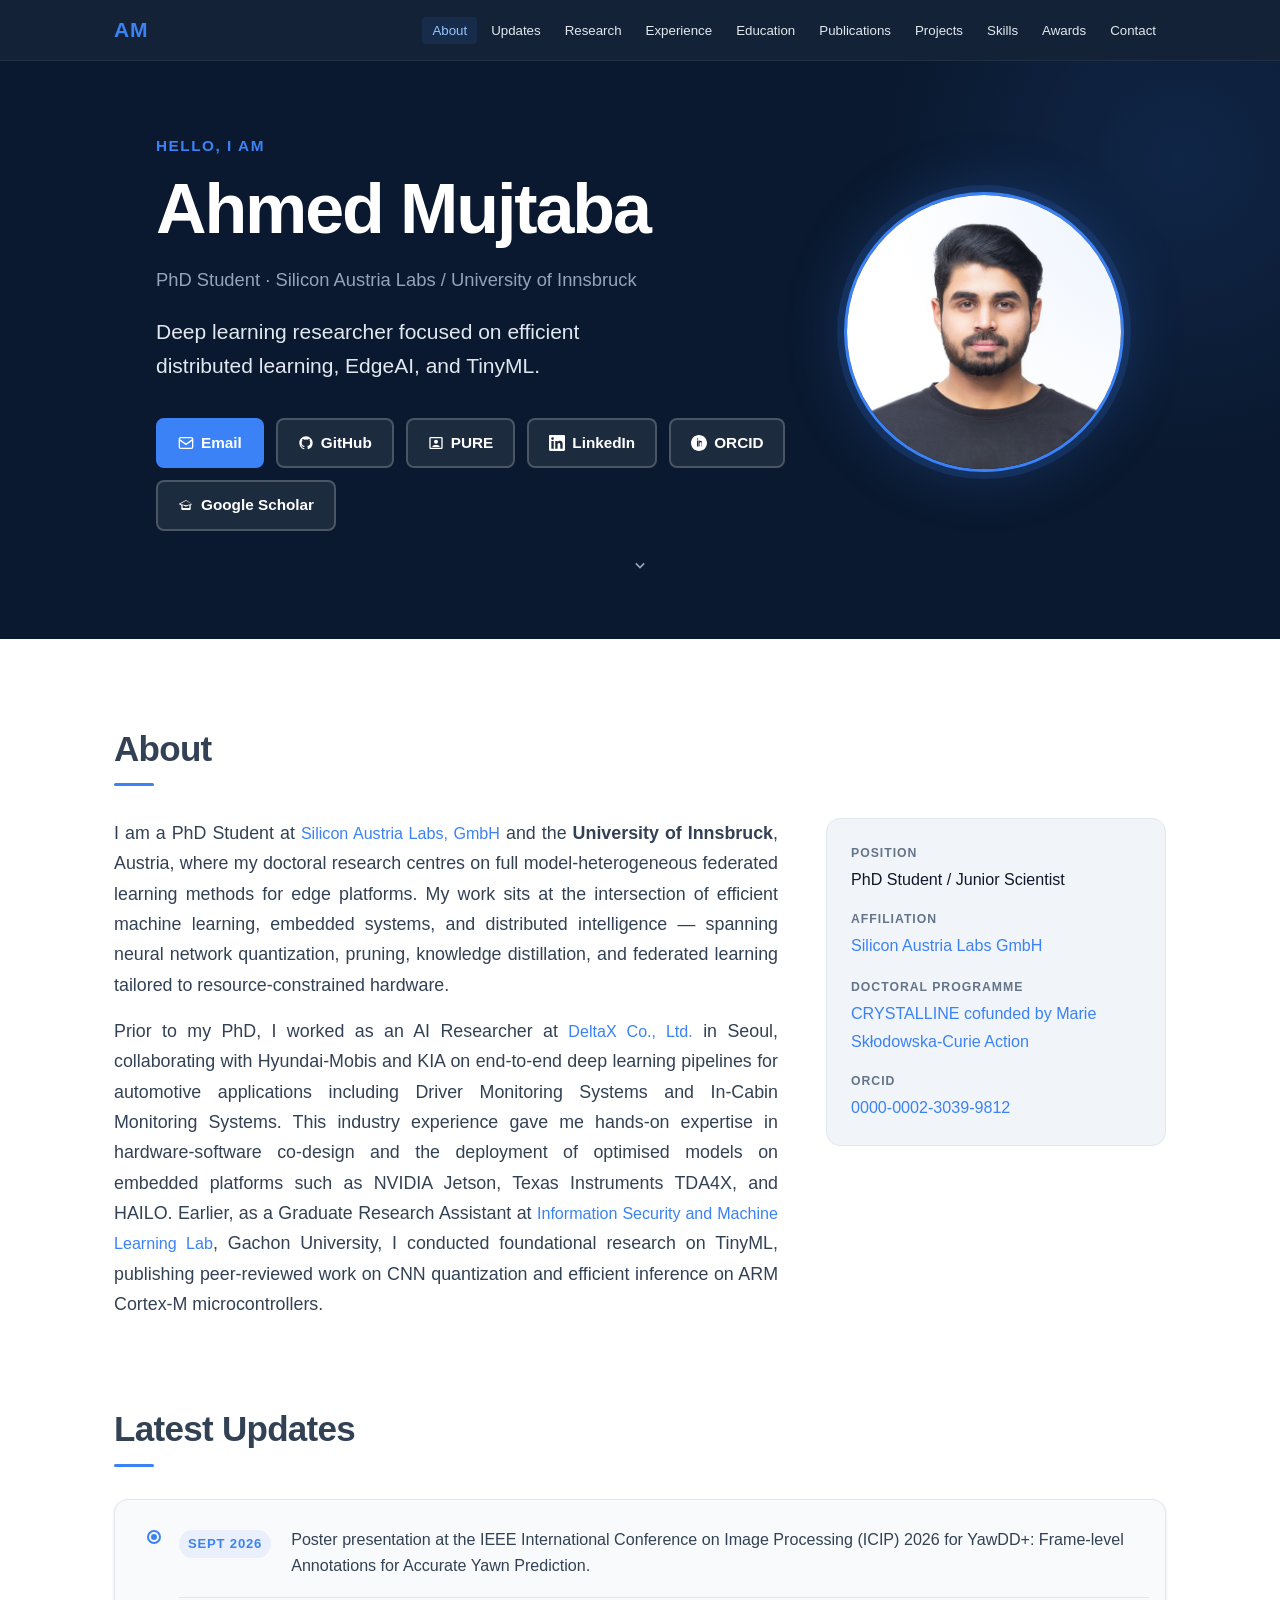
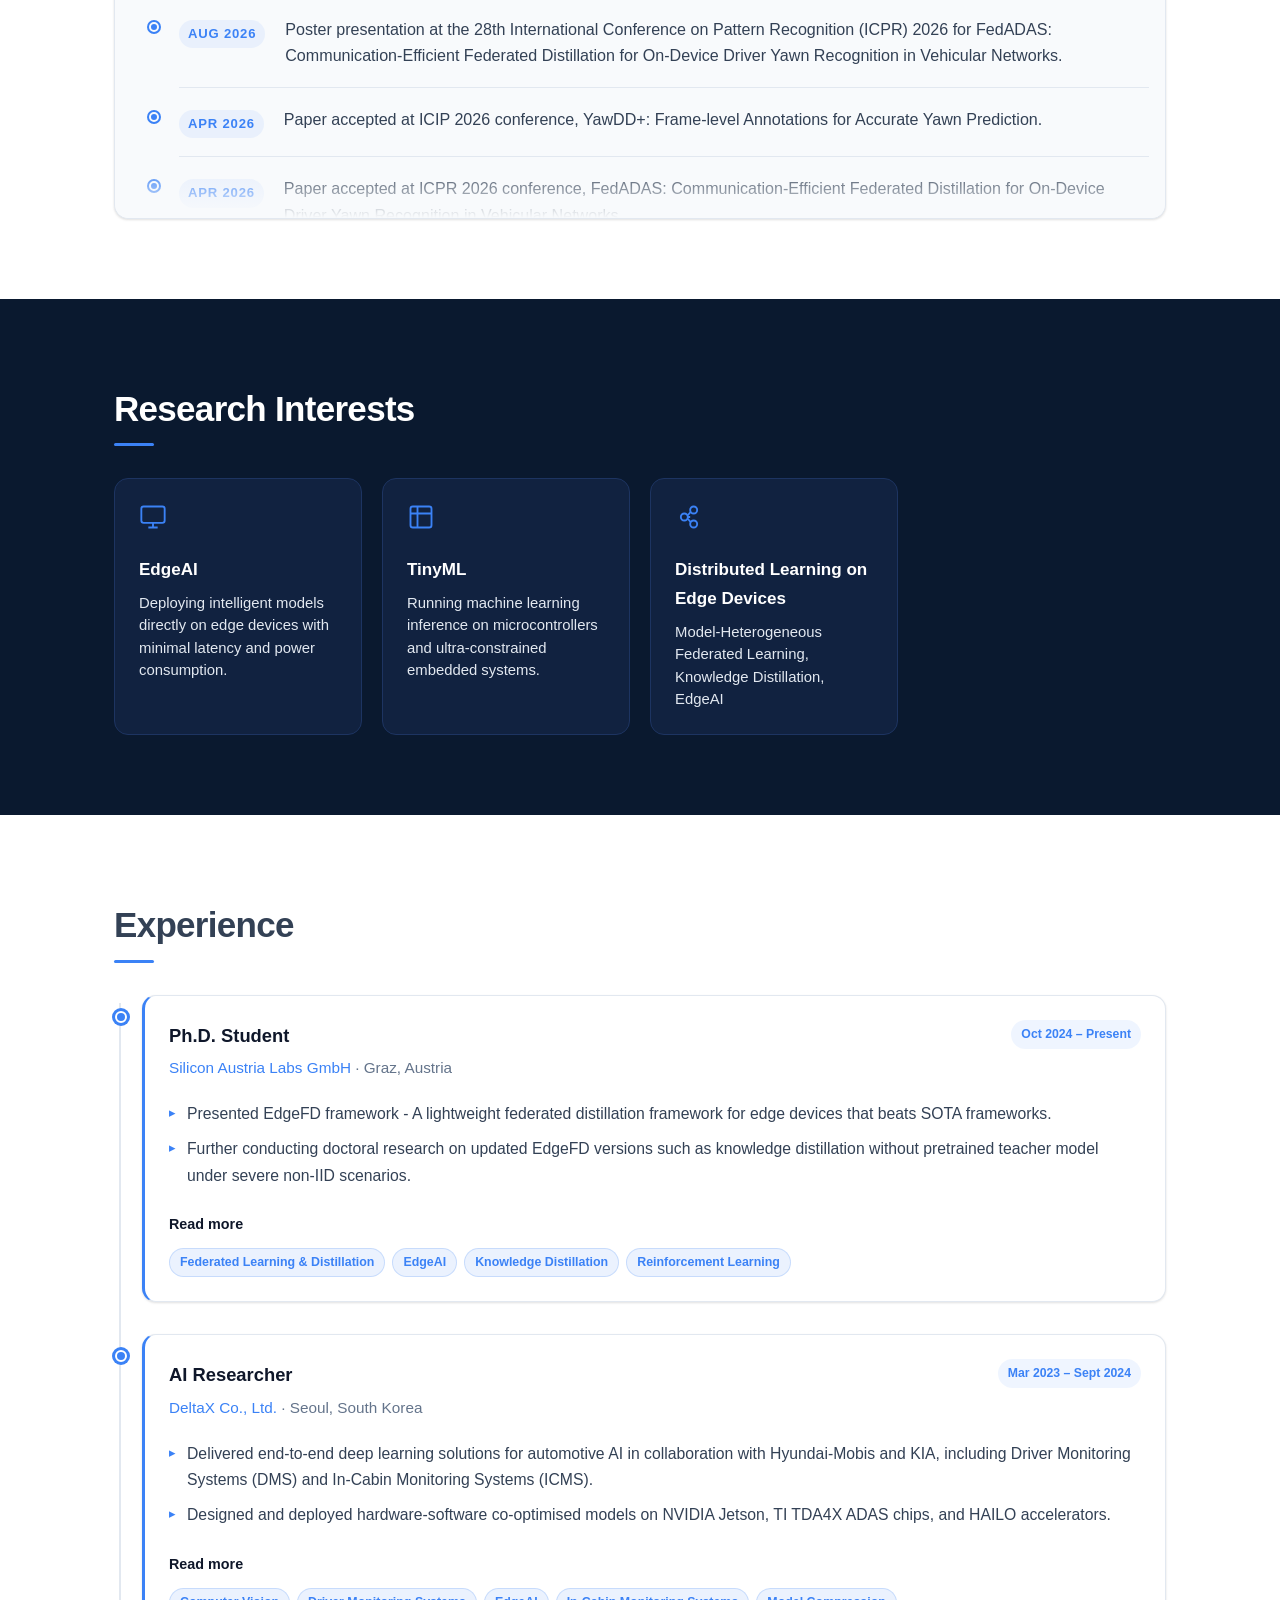
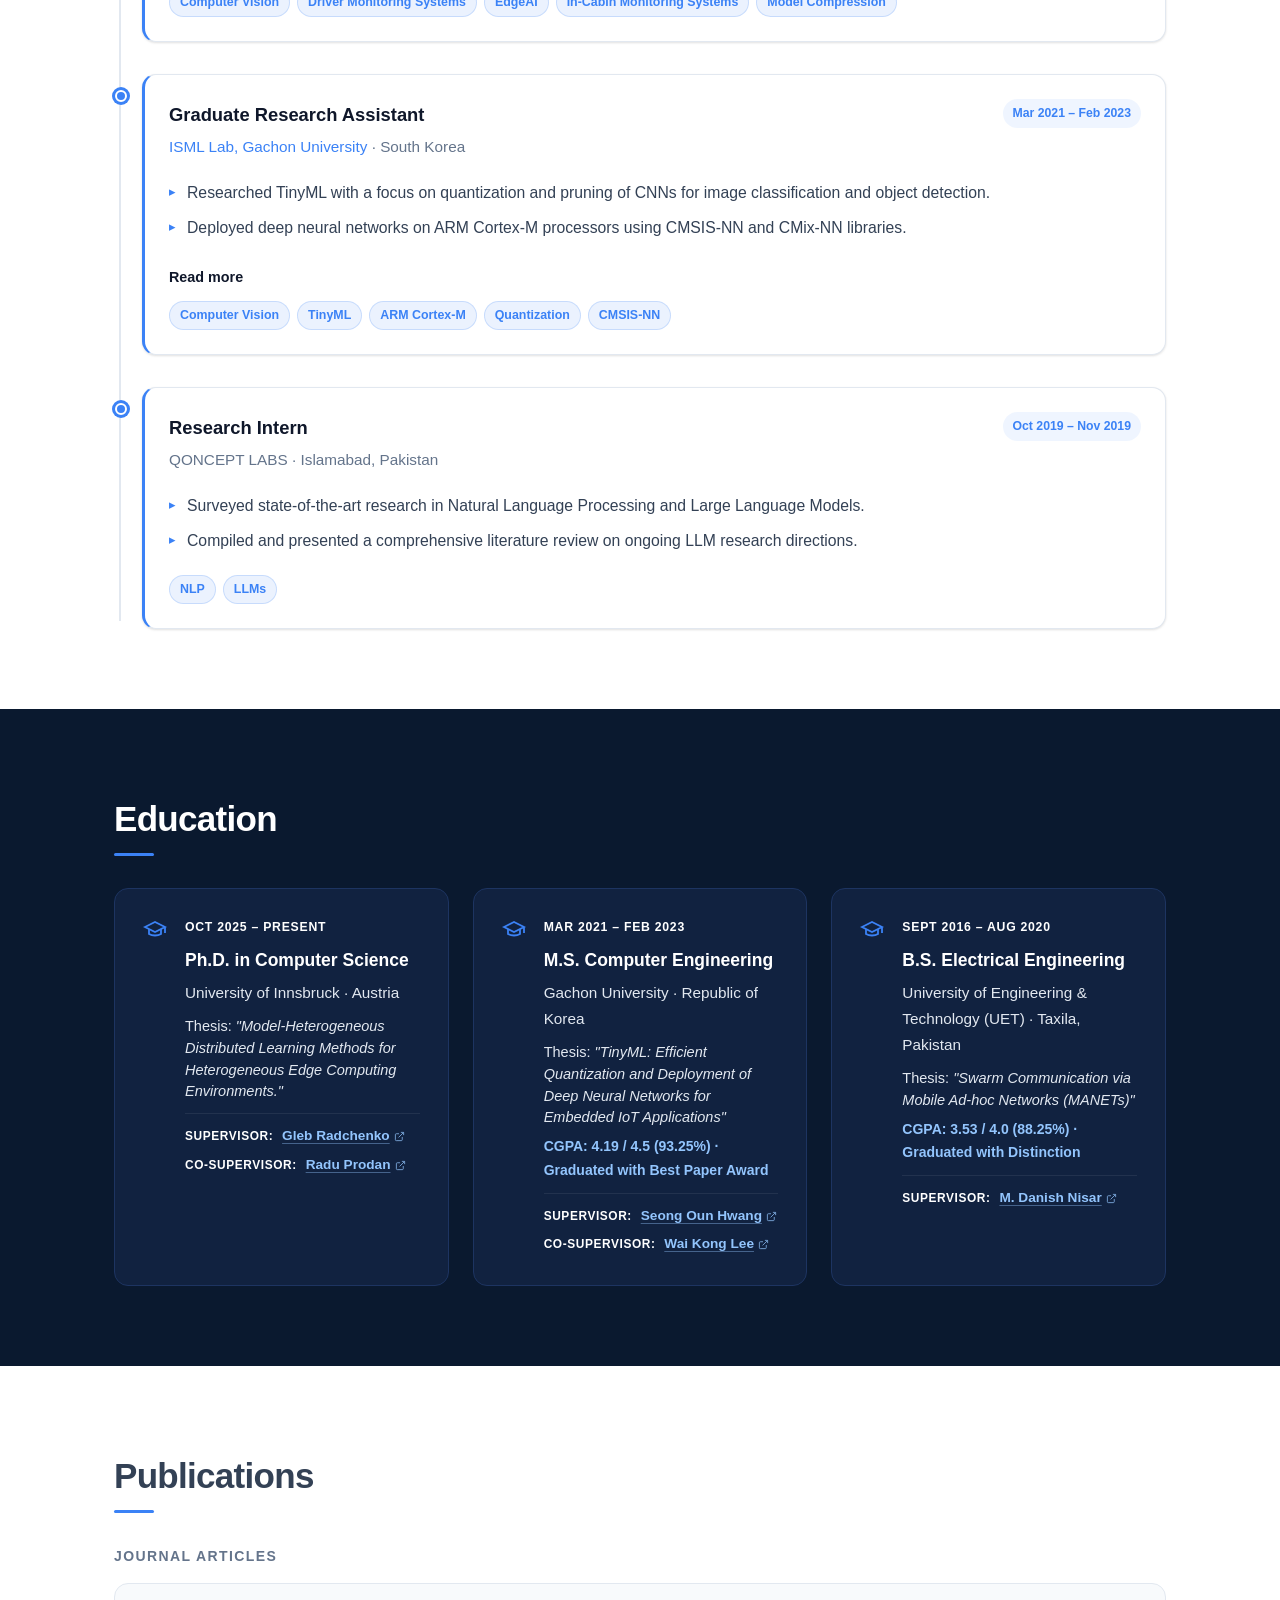
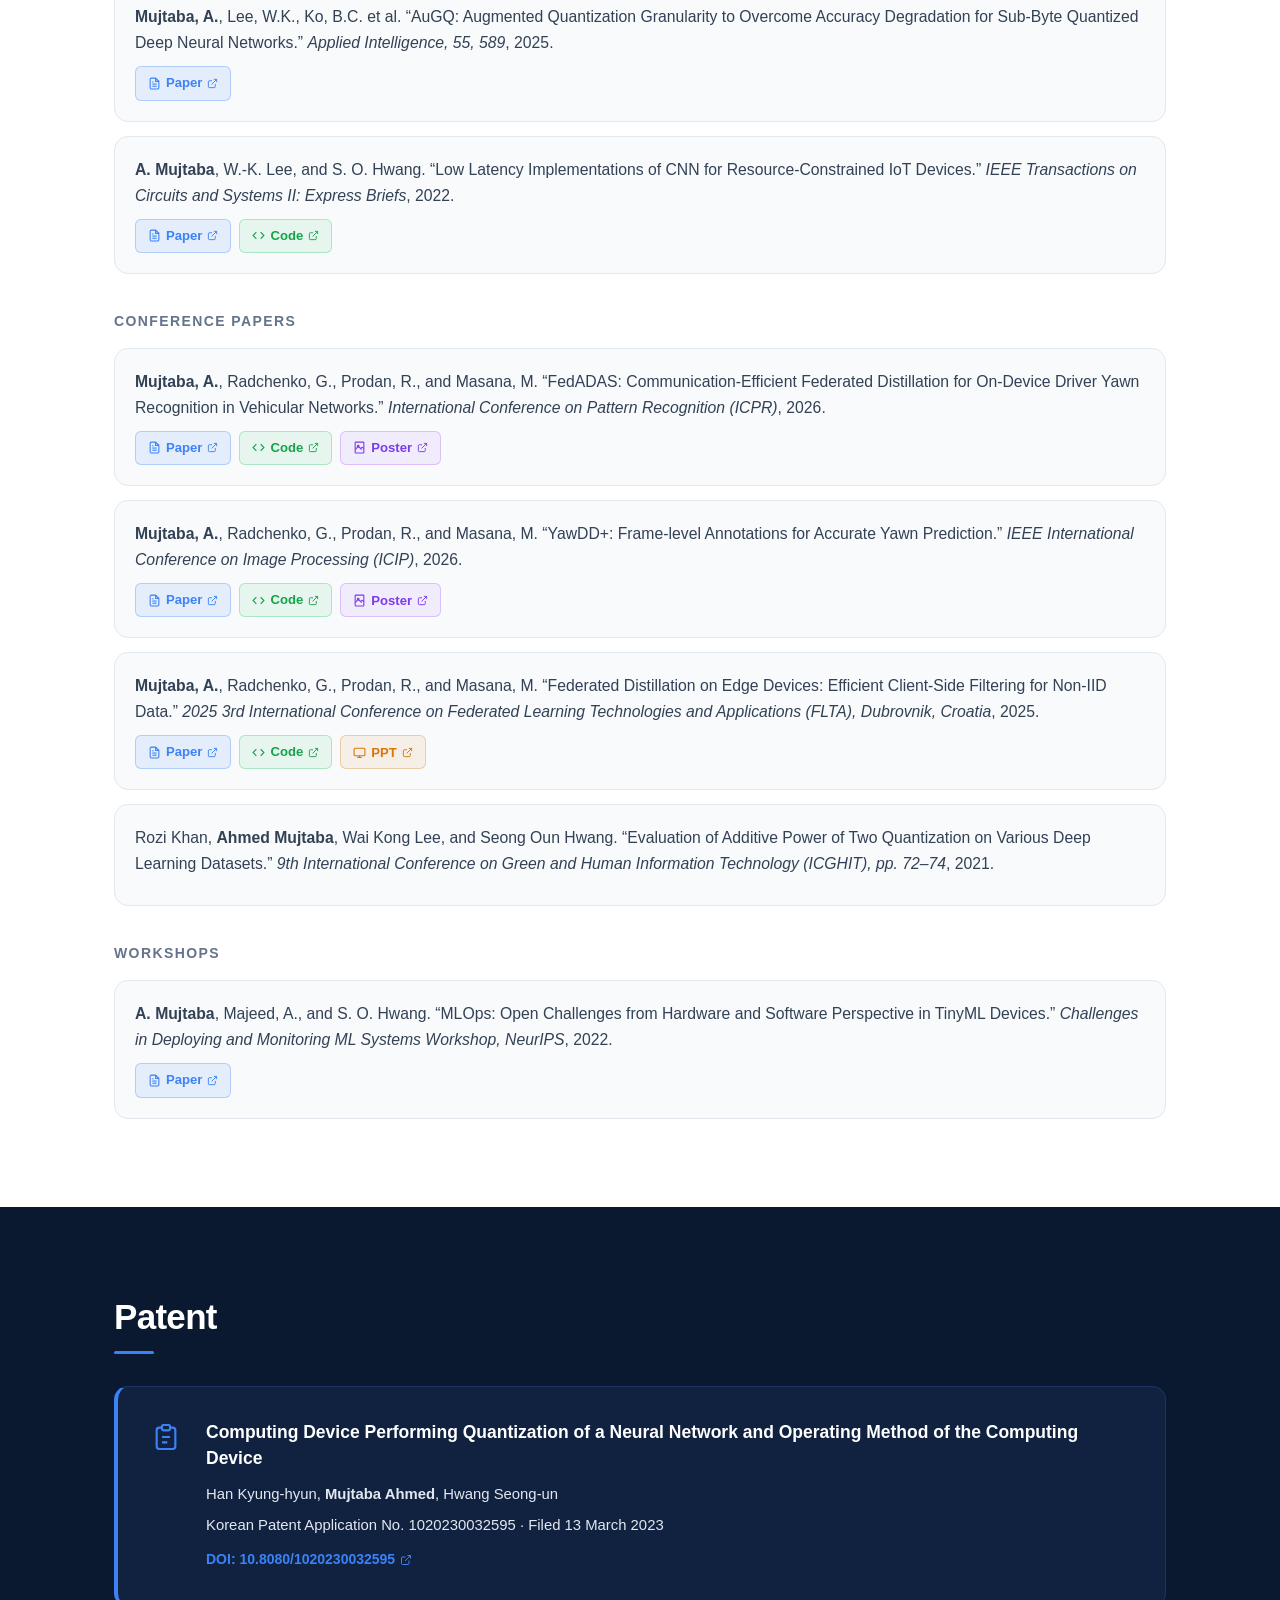
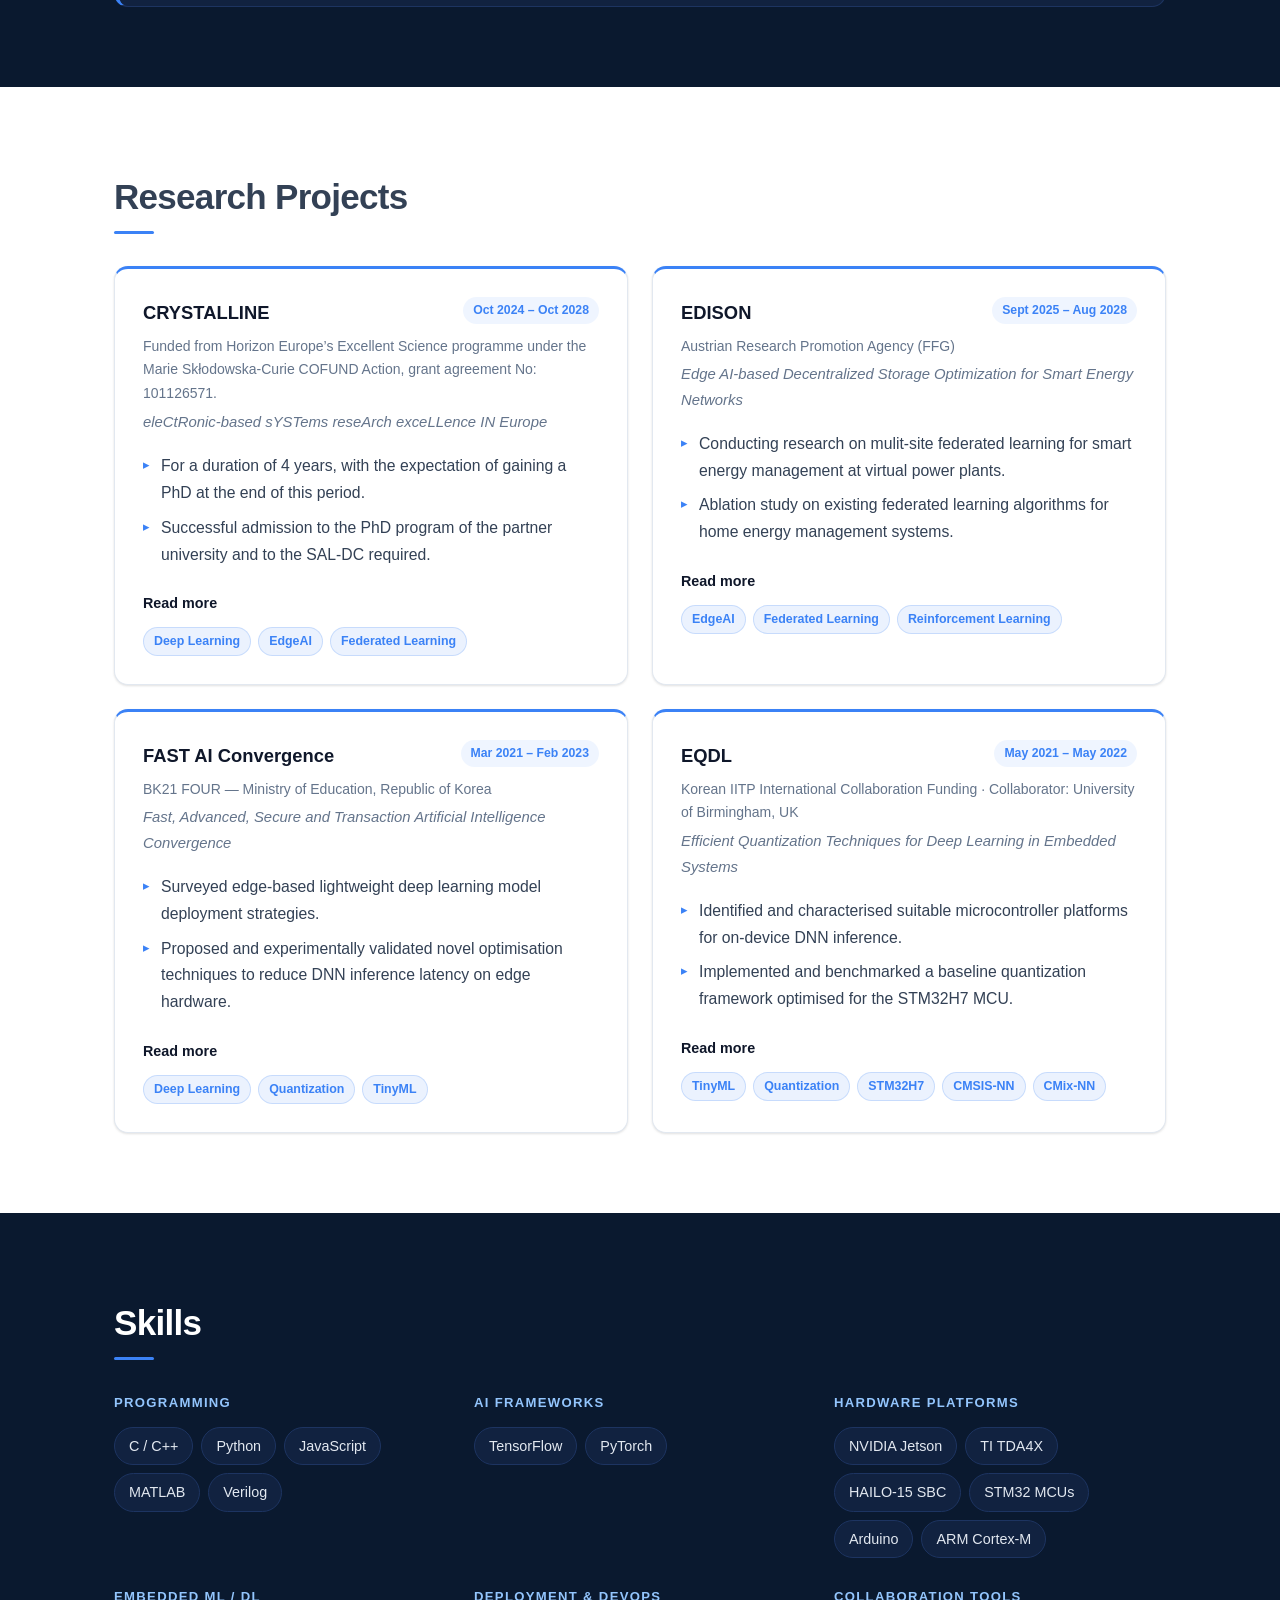
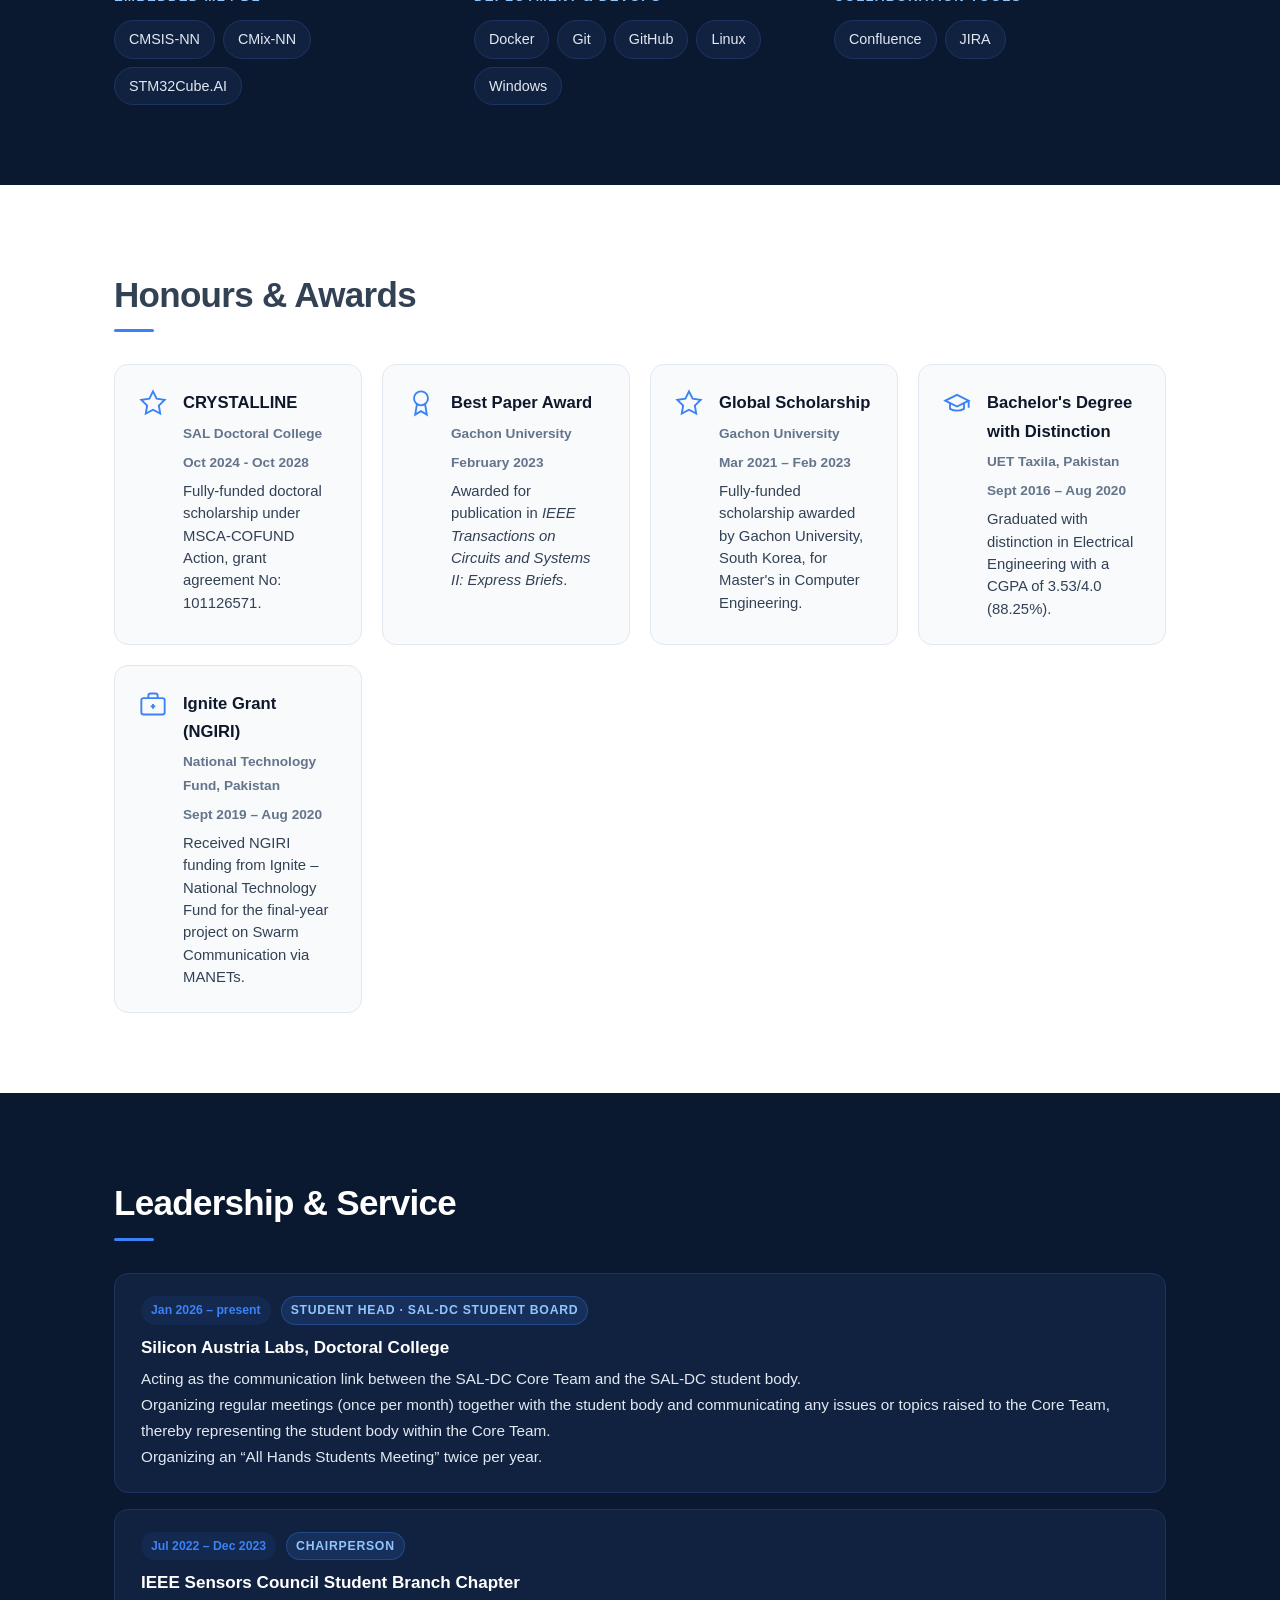
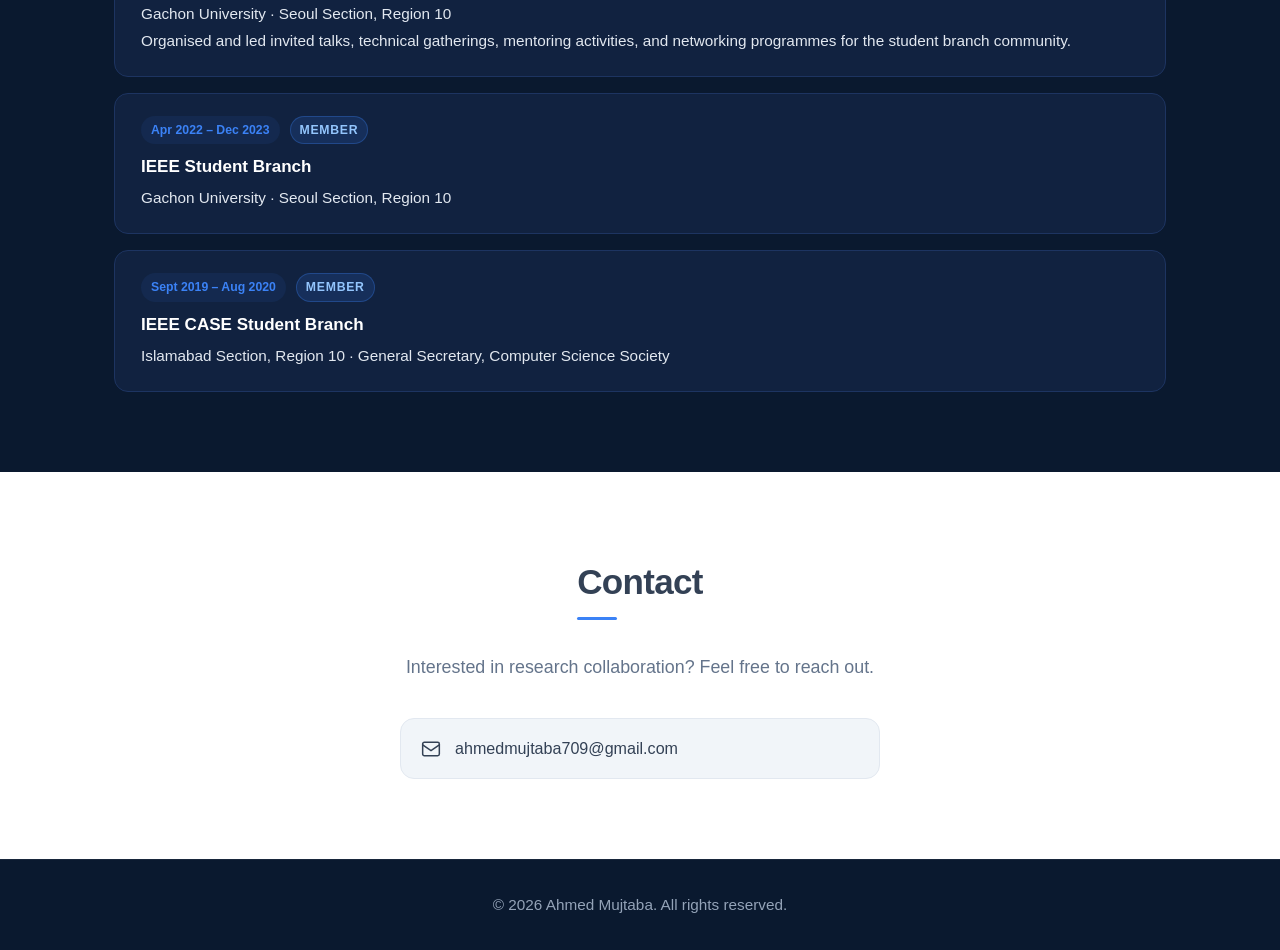
<file: index.html>
<!DOCTYPE html>
<html lang="en">
<head>
  <meta charset="UTF-8" />
  <meta name="viewport" content="width=device-width, initial-scale=1.0" />

  <!-- Primary SEO -->
  <title>Ahmed Mujtaba — AI Researcher | EdgeAI, TinyML &amp; Federated Learning</title>
  <meta name="description" content="Ahmed Mujtaba is an AI researcher and PhD student at Silicon Austria Labs and the University of Innsbruck, Austria, working on federated learning, EdgeAI, TinyML and model compression." />
  <meta name="author" content="Ahmed Mujtaba" />
  <meta name="keywords" content="Ahmed Mujtaba, Ahmed Mujtaba researcher, Ahmed Mujtaba PhD, EdgeAI, TinyML, federated learning, knowledge distillation, neural network quantization, embedded AI, Silicon Austria Labs, University of Innsbruck" />
  <meta name="robots" content="index, follow, max-image-preview:large, max-snippet:-1, max-video-preview:-1" />
  <meta name="googlebot" content="index, follow, max-image-preview:large, max-snippet:-1" />
  <meta name="google-site-verification" content="SlkqucBfOhakGowJSju3IJIhr0hoMb5O0SwaXNVOKJI" />
  <meta name="theme-color" content="#0a192f" />

  <!-- Canonical -->
  <link rel="canonical" href="https://ahmed-mujtaba-98.github.io/" />

  <!-- Icons (favicon appears beside the result in Google search) -->
  <link rel="icon" href="/favicon.svg" type="image/svg+xml" />
  <link rel="apple-touch-icon" href="/assets/profile-560.jpg" />

  <!-- Prioritise the hero portrait (largest contentful paint) -->
  <link rel="preload" as="image" href="/assets/profile-560.jpg" fetchpriority="high" />

  <!-- Social verification (rel=me helps Google confirm identity across profiles) -->
  <link rel="me" href="https://github.com/Ahmed-Mujtaba-98/" />
  <link rel="me" href="https://www.linkedin.com/in/ahmed-mujtaba-3796551b4/" />
  <link rel="me" href="https://orcid.org/0000-0002-3039-9812" />
  <link rel="me" href="https://scholar.google.com/citations?user=ZkaaV5EAAAAJ&amp;hl=en" />
  <link rel="me" href="https://silicon-austria-labs.elsevierpure.com/en/persons/ahmed-mujtaba/" />

  <!-- Open Graph (Facebook, WhatsApp, Slack, LinkedIn previews) -->
  <meta property="og:type" content="profile" />
  <meta property="og:title" content="Ahmed Mujtaba — AI Researcher in EdgeAI, TinyML &amp; Federated Learning" />
  <meta property="og:description" content="Ahmed Mujtaba is an AI researcher and PhD student at Silicon Austria Labs and the University of Innsbruck, Austria, working on federated learning, EdgeAI, TinyML and model compression." />
  <meta property="og:url" content="https://ahmed-mujtaba-98.github.io/" />
  <meta property="og:image" content="https://ahmed-mujtaba-98.github.io/assets/profile-og.jpg" />
  <meta property="og:image:secure_url" content="https://ahmed-mujtaba-98.github.io/assets/profile-og.jpg" />
  <meta property="og:image:type" content="image/jpeg" />
  <meta property="og:image:width" content="1200" />
  <meta property="og:image:height" content="1200" />
  <meta property="og:image:alt" content="Portrait of Ahmed Mujtaba, AI researcher at Silicon Austria Labs" />
  <meta property="og:locale" content="en_US" />
  <meta property="og:site_name" content="Ahmed Mujtaba" />
  <meta property="profile:first_name" content="Ahmed" />
  <meta property="profile:last_name" content="Mujtaba" />

  <!-- Twitter / X Card -->
  <meta name="twitter:card" content="summary" />
  <meta name="twitter:title" content="Ahmed Mujtaba — AI Researcher in EdgeAI &amp; TinyML" />
  <meta name="twitter:description" content="PhD student at Silicon Austria Labs and the University of Innsbruck. Research: federated learning, EdgeAI, TinyML, model compression." />
  <meta name="twitter:image" content="https://ahmed-mujtaba-98.github.io/assets/profile-og.jpg" />
  <meta name="twitter:image:alt" content="Portrait of Ahmed Mujtaba, AI researcher at Silicon Austria Labs" />

  <!-- JSON-LD — single connected entity graph (ProfilePage → Person).
       ProfilePage is Google's recommended type for a personal profile page and
       is what ties every node below to one real-world entity. -->
  <script type="application/ld+json">
  {
    "@context": "https://schema.org",
    "@graph": [
      {
        "@type": "ProfilePage",
        "@id": "https://ahmed-mujtaba-98.github.io/#profilepage",
        "url": "https://ahmed-mujtaba-98.github.io/",
        "name": "Ahmed Mujtaba — AI Researcher in EdgeAI, TinyML & Federated Learning",
        "isPartOf": { "@id": "https://ahmed-mujtaba-98.github.io/#website" },
        "primaryImageOfPage": { "@id": "https://ahmed-mujtaba-98.github.io/#primaryimage" },
        "mainEntity": { "@id": "https://ahmed-mujtaba-98.github.io/#person" },
        "about": { "@id": "https://ahmed-mujtaba-98.github.io/#person" },
        "inLanguage": "en"
      },
      {
        "@type": "WebSite",
        "@id": "https://ahmed-mujtaba-98.github.io/#website",
        "url": "https://ahmed-mujtaba-98.github.io/",
        "name": "Ahmed Mujtaba",
        "alternateName": "Ahmed Mujtaba — Research Portfolio",
        "description": "Academic and research portfolio of Ahmed Mujtaba, AI researcher in EdgeAI, TinyML and federated learning at Silicon Austria Labs.",
        "publisher": { "@id": "https://ahmed-mujtaba-98.github.io/#person" },
        "about": { "@id": "https://ahmed-mujtaba-98.github.io/#person" },
        "inLanguage": "en"
      },
      {
        "@type": "ImageObject",
        "@id": "https://ahmed-mujtaba-98.github.io/#primaryimage",
        "url": "https://ahmed-mujtaba-98.github.io/assets/profile-og.jpg",
        "contentUrl": "https://ahmed-mujtaba-98.github.io/assets/profile-og.jpg",
        "width": 1200,
        "height": 1200,
        "caption": "Portrait of Ahmed Mujtaba, AI researcher at Silicon Austria Labs"
      },
      {
        "@type": "Person",
        "@id": "https://ahmed-mujtaba-98.github.io/#person",
        "name": "Ahmed Mujtaba",
        "givenName": "Ahmed",
        "familyName": "Mujtaba",
        "alternateName": ["Mujtaba Ahmed", "A. Mujtaba"],
        "url": "https://ahmed-mujtaba-98.github.io/",
        "mainEntityOfPage": { "@id": "https://ahmed-mujtaba-98.github.io/#profilepage" },
        "image": { "@id": "https://ahmed-mujtaba-98.github.io/#primaryimage" },
        "email": "mailto:ahmedmujtaba709@gmail.com",
        "jobTitle": "Junior Scientist / PhD Student",
        "description": "Ahmed Mujtaba is a Junior Scientist and PhD Student at Silicon Austria Labs GmbH and the University of Innsbruck, researching model-heterogeneous federated learning for edge devices, TinyML, neural network quantization, pruning and embedded AI deployment.",
        "disambiguatingDescription": "Ahmed Mujtaba the computer scientist and AI researcher — PhD student in EdgeAI and TinyML at Silicon Austria Labs and the University of Innsbruck, Austria; author of peer-reviewed publications in IEEE and Springer journals and conferences. Not to be confused with the mixed martial artist or the politician of the same name.",
        "knowsLanguage": [
          { "@type": "Language", "name": "English" },
          { "@type": "Language", "name": "Urdu" }
        ],
        "workLocation": {
          "@type": "Place",
          "address": {
            "@type": "PostalAddress",
            "streetAddress": "Sandgasse 34",
            "addressLocality": "Graz",
            "postalCode": "8010",
            "addressCountry": "AT"
          }
        },
        "identifier": [
          {
            "@type": "PropertyValue",
            "propertyID": "ORCID",
            "value": "0000-0002-3039-9812",
            "url": "https://orcid.org/0000-0002-3039-9812"
          }
        ],
        "hasOccupation": {
          "@type": "Occupation",
          "name": "Artificial Intelligence Researcher",
          "occupationLocation": { "@type": "City", "name": "Graz, Austria" },
          "description": "Doctoral research on model-heterogeneous federated learning, knowledge distillation and TinyML for resource-constrained edge devices.",
          "skills": "EdgeAI, TinyML, Federated Learning, Knowledge Distillation, Neural Network Quantization, Model Compression, Embedded AI"
        },
        "worksFor": { "@id": "https://silicon-austria-labs.com/#organization" },
        "affiliation": [
          { "@id": "https://silicon-austria-labs.com/#organization" },
          { "@id": "https://www.uibk.ac.at/#organization" }
        ],
        "alumniOf": [
          {
            "@type": "CollegeOrUniversity",
            "name": "Gachon University",
            "url": "https://www.gachon.ac.kr/",
            "address": { "@type": "PostalAddress", "addressCountry": "KR" }
          },
          {
            "@type": "CollegeOrUniversity",
            "name": "University of Engineering and Technology Taxila",
            "url": "https://www.uettaxila.edu.pk/",
            "address": { "@type": "PostalAddress", "addressCountry": "PK" }
          }
        ],
        "memberOf": [
          {
            "@type": "Organization",
            "name": "IEEE Sensors Council Student Branch Chapter, Gachon University",
            "url": "https://www.ieee.org/"
          }
        ],
        "award": [
          "CRYSTALLINE MSCA-COFUND doctoral fellowship (grant agreement No. 101126571)",
          "Best Paper Award, Gachon University (2023)",
          "Global Scholarship, Gachon University (2021–2023)",
          "Bachelor's Degree with Distinction, UET Taxila (2020)",
          "Ignite NGIRI Research Grant, National Technology Fund Pakistan (2019–2020)"
        ],
        "knowsAbout": [
          "EdgeAI", "TinyML", "Federated Learning", "Federated Distillation",
          "Knowledge Distillation", "Neural Network Quantization", "Model Pruning",
          "Model Compression", "Embedded Computer Vision", "Hardware-Software Co-design",
          "Automotive AI", "Driver Monitoring Systems", "Deep Learning",
          "Machine Learning", "Embedded Systems", "Internet of Things", "Distributed AI"
        ],
        "hasCredential": [
          {
            "@type": "EducationalOccupationalCredential",
            "credentialCategory": "degree",
            "name": "Master of Science in Computer Engineering",
            "recognizedBy": { "@type": "CollegeOrUniversity", "name": "Gachon University" }
          },
          {
            "@type": "EducationalOccupationalCredential",
            "credentialCategory": "degree",
            "name": "Bachelor of Science in Electrical Engineering",
            "recognizedBy": { "@type": "CollegeOrUniversity", "name": "University of Engineering and Technology Taxila" }
          }
        ],
        "sameAs": [
          "https://github.com/Ahmed-Mujtaba-98/",
          "https://www.linkedin.com/in/ahmed-mujtaba-3796551b4/",
          "https://orcid.org/0000-0002-3039-9812",
          "https://scholar.google.com/citations?user=ZkaaV5EAAAAJ&hl=en",
          "https://silicon-austria-labs.elsevierpure.com/en/persons/ahmed-mujtaba/"
        ]
      },
      {
        "@type": "Organization",
        "@id": "https://silicon-austria-labs.com/#organization",
        "name": "Silicon Austria Labs GmbH",
        "alternateName": "SAL",
        "url": "https://silicon-austria-labs.com/",
        "address": {
          "@type": "PostalAddress",
          "streetAddress": "Sandgasse 34",
          "addressLocality": "Graz",
          "postalCode": "8010",
          "addressCountry": "AT"
        }
      },
      {
        "@type": "CollegeOrUniversity",
        "@id": "https://www.uibk.ac.at/#organization",
        "name": "University of Innsbruck",
        "alternateName": "Universität Innsbruck",
        "url": "https://www.uibk.ac.at/",
        "address": {
          "@type": "PostalAddress",
          "addressLocality": "Innsbruck",
          "addressCountry": "AT"
        }
      }
    ]
  }
  </script>

  <!-- JSON-LD — publications (generated from data/publications.json by tools/build-seo.ps1) -->
  <!-- SEO:PUBSCHEMA:START -->
  <script type="application/ld+json">
{
    "@context":  "https://schema.org",
    "@graph":  [
                   {
                       "@type":  "ScholarlyArticle",
                       "headline":  "AuGQ: Augmented Quantization Granularity to Overcome Accuracy Degradation for Sub-Byte Quantized Deep Neural Networks",
                       "name":  "AuGQ: Augmented Quantization Granularity to Overcome Accuracy Degradation for Sub-Byte Quantized Deep Neural Networks",
                       "author":  [
                                      {
                                          "@id":  "https://ahmed-mujtaba-98.github.io/#person"
                                      }
                                  ],
                       "creditText":  "Mujtaba, A., Lee, W.K., Ko, B.C. et al.",
                       "datePublished":  "2025",
                       "isPartOf":  {
                                        "@type":  "PublicationIssue",
                                        "name":  "Applied Intelligence, 55, 589"
                                    },
                       "inLanguage":  "en",
                       "url":  "https://doi.org/10.1007/s10489-025-06495-1",
                       "sameAs":  "https://doi.org/10.1007/s10489-025-06495-1"
                   },
                   {
                       "@type":  "ScholarlyArticle",
                       "headline":  "Low Latency Implementations of CNN for Resource-Constrained IoT Devices",
                       "name":  "Low Latency Implementations of CNN for Resource-Constrained IoT Devices",
                       "author":  [
                                      {
                                          "@id":  "https://ahmed-mujtaba-98.github.io/#person"
                                      }
                                  ],
                       "creditText":  "A. Mujtaba, W.-K. Lee, and S. O. Hwang",
                       "datePublished":  "2022",
                       "isPartOf":  {
                                        "@type":  "PublicationIssue",
                                        "name":  "IEEE Transactions on Circuits and Systems II: Express Briefs"
                                    },
                       "inLanguage":  "en",
                       "url":  "https://doi.org/10.1109/TCSII.2022.3205029",
                       "sameAs":  "https://doi.org/10.1109/TCSII.2022.3205029",
                       "codeRepository":  "https://github.com/Ahmed-Mujtaba-98/CMix-NN-Implementation-of-MobileNetv1-using-CIFAR10-and-ImageNet-Dataset-on-STM32H7"
                   },
                   {
                       "@type":  "ScholarlyArticle",
                       "headline":  "FedADAS: Communication-Efficient Federated Distillation for On-Device Driver Yawn Recognition in Vehicular Networks",
                       "name":  "FedADAS: Communication-Efficient Federated Distillation for On-Device Driver Yawn Recognition in Vehicular Networks",
                       "author":  [
                                      {
                                          "@id":  "https://ahmed-mujtaba-98.github.io/#person"
                                      }
                                  ],
                       "creditText":  "Mujtaba, A., Radchenko, G., Prodan, R., and Masana, M.",
                       "datePublished":  "2026",
                       "isPartOf":  {
                                        "@type":  "PublicationIssue",
                                        "name":  "International Conference on Pattern Recognition (ICPR)"
                                    },
                       "inLanguage":  "en",
                       "url":  "https://link.springer.com/chapter/10.1007/978-3-032-31920-3_23",
                       "sameAs":  "https://link.springer.com/chapter/10.1007/978-3-032-31920-3_23",
                       "codeRepository":  "https://opensource.silicon-austria.com/mujtabaa/fedadas"
                   },
                   {
                       "@type":  "ScholarlyArticle",
                       "headline":  "YawDD+: Frame-level Annotations for Accurate Yawn Prediction",
                       "name":  "YawDD+: Frame-level Annotations for Accurate Yawn Prediction",
                       "author":  [
                                      {
                                          "@id":  "https://ahmed-mujtaba-98.github.io/#person"
                                      }
                                  ],
                       "creditText":  "Mujtaba, A., Radchenko, G., Prodan, R., and Masana, M.",
                       "datePublished":  "2026",
                       "isPartOf":  {
                                        "@type":  "PublicationIssue",
                                        "name":  "IEEE International Conference on Image Processing (ICIP)"
                                    },
                       "inLanguage":  "en",
                       "url":  "https://ieeexplore.ieee.org/abstract/document/11630437",
                       "sameAs":  "https://ieeexplore.ieee.org/abstract/document/11630437",
                       "codeRepository":  "https://opensource.silicon-austria.com/mujtabaa/yawdd"
                   },
                   {
                       "@type":  "ScholarlyArticle",
                       "headline":  "Federated Distillation on Edge Devices: Efficient Client-Side Filtering for Non-IID Data",
                       "name":  "Federated Distillation on Edge Devices: Efficient Client-Side Filtering for Non-IID Data",
                       "author":  [
                                      {
                                          "@id":  "https://ahmed-mujtaba-98.github.io/#person"
                                      }
                                  ],
                       "creditText":  "Mujtaba, A., Radchenko, G., Prodan, R., and Masana, M.",
                       "datePublished":  "2025",
                       "isPartOf":  {
                                        "@type":  "PublicationIssue",
                                        "name":  "2025 3rd International Conference on Federated Learning Technologies and Applications (FLTA), Dubrovnik, Croatia"
                                    },
                       "inLanguage":  "en",
                       "url":  "https://doi.org/10.1109/FLTA67013.2025.11336390",
                       "sameAs":  "https://doi.org/10.1109/FLTA67013.2025.11336390",
                       "codeRepository":  "https://opensource.silicon-austria.com/mujtabaa/edgefd"
                   },
                   {
                       "@type":  "ScholarlyArticle",
                       "headline":  "Evaluation of Additive Power of Two Quantization on Various Deep Learning Datasets",
                       "name":  "Evaluation of Additive Power of Two Quantization on Various Deep Learning Datasets",
                       "author":  [
                                      {
                                          "@id":  "https://ahmed-mujtaba-98.github.io/#person"
                                      }
                                  ],
                       "creditText":  "Rozi Khan, Ahmed Mujtaba, Wai Kong Lee, and Seong Oun Hwang",
                       "datePublished":  "2021",
                       "isPartOf":  {
                                        "@type":  "PublicationIssue",
                                        "name":  "9th International Conference on Green and Human Information Technology (ICGHIT), pp. 72–74"
                                    },
                       "inLanguage":  "en"
                   },
                   {
                       "@type":  "ScholarlyArticle",
                       "headline":  "MLOps: Open Challenges from Hardware and Software Perspective in TinyML Devices",
                       "name":  "MLOps: Open Challenges from Hardware and Software Perspective in TinyML Devices",
                       "author":  [
                                      {
                                          "@id":  "https://ahmed-mujtaba-98.github.io/#person"
                                      }
                                  ],
                       "creditText":  "A. Mujtaba, Majeed, A., and S. O. Hwang",
                       "datePublished":  "2022",
                       "isPartOf":  {
                                        "@type":  "PublicationIssue",
                                        "name":  "Challenges in Deploying and Monitoring ML Systems Workshop, NeurIPS"
                                    },
                       "inLanguage":  "en",
                       "url":  "https://silicon-austria-labs.elsevierpure.com/ws/portalfiles/portal/75305058/paper_8.pdf",
                       "sameAs":  "https://silicon-austria-labs.elsevierpure.com/ws/portalfiles/portal/75305058/paper_8.pdf"
                   }
               ]
}
  </script>
          <!-- SEO:PUBSCHEMA:END -->

  <link rel="stylesheet" href="style.css" />
</head>
<body>

  <!-- ===== NAVIGATION ===== -->
  <header class="site-header" id="top">
    <nav class="nav container" aria-label="Main navigation">
      <a class="nav-logo" href="#">AM</a>
      <button class="nav-toggle" id="navToggle" aria-label="Toggle navigation" aria-expanded="false">
        <span></span><span></span><span></span>
      </button>
      <ul class="nav-links" id="navLinks">
        <li><a href="#about">About</a></li>
        <li><a href="#updates">Updates</a></li>
        <li><a href="#research">Research</a></li>
        <li><a href="#experience">Experience</a></li>
        <li><a href="#education">Education</a></li>
        <li><a href="#publications">Publications</a></li>
        <li><a href="#projects">Projects</a></li>
        <li><a href="#skills">Skills</a></li>
        <li><a href="#awards">Awards</a></li>
        <li><a href="#contact">Contact</a></li>
      </ul>
    </nav>
  </header>

  <main>

    <!-- ===== HERO ===== -->
    <section class="hero" id="hero" aria-labelledby="hero-name">
      <div class="container hero-inner">
        <div class="hero-text">
          <p class="hero-pre">Hello, I am</p>
          <h1 id="hero-name">Ahmed Mujtaba</h1>
          <p class="hero-title">PhD Student · Silicon Austria Labs / University of Innsbruck</p>
          <p class="hero-tagline">Deep learning researcher focused on efficient distributed learning, EdgeAI, and TinyML.</p>
          <div class="hero-actions">
            <a href="mailto:ahmedmujtaba709@gmail.com" class="btn btn-primary">
              <svg aria-hidden="true" width="16" height="16" viewBox="0 0 24 24" fill="none" stroke="currentColor" stroke-width="2"><rect x="2" y="4" width="20" height="16" rx="2"/><path d="M2 7l10 7 10-7"/></svg>
              Email
            </a>
            <a href="https://github.com/Ahmed-Mujtaba-98/" class="btn btn-ghost" target="_blank" rel="noopener noreferrer">
              <svg aria-hidden="true" width="16" height="16" viewBox="0 0 24 24" fill="currentColor"><path d="M12 2C6.477 2 2 6.484 2 12.017c0 4.425 2.865 8.18 6.839 9.504.5.092.682-.217.682-.483 0-.237-.008-.868-.013-1.703-2.782.605-3.369-1.343-3.369-1.343-.454-1.158-1.11-1.466-1.11-1.466-.908-.62.069-.608.069-.608 1.003.07 1.531 1.032 1.531 1.032.892 1.53 2.341 1.088 2.91.832.092-.647.35-1.088.636-1.338-2.22-.253-4.555-1.113-4.555-4.951 0-1.093.39-1.988 1.029-2.688-.103-.253-.446-1.272.098-2.65 0 0 .84-.27 2.75 1.026A9.564 9.564 0 0112 6.844c.85.004 1.705.115 2.504.337 1.909-1.296 2.747-1.027 2.747-1.027.546 1.379.202 2.398.1 2.651.64.7 1.028 1.595 1.028 2.688 0 3.848-2.339 4.695-4.566 4.943.359.309.678.92.678 1.855 0 1.338-.012 2.419-.012 2.747 0 .268.18.58.688.482A10.019 10.019 0 0022 12.017C22 6.484 17.522 2 12 2z"/></svg>
              GitHub
            </a>
            <a href="https://silicon-austria-labs.elsevierpure.com/en/persons/ahmed-mujtaba/" class="btn btn-ghost" target="_blank" rel="noopener noreferrer">
              <svg aria-hidden="true" width="16" height="16" viewBox="0 0 24 24" fill="currentColor"><path d="M20 3H4a2 2 0 00-2 2v14a2 2 0 002 2h16a2 2 0 002-2V5a2 2 0 00-2-2zm0 16H4V5h16v14zM12 7a3 3 0 110 6 3 3 0 010-6zm0 8c-2.67 0-5.33 1.11-5.33 2v1h10.66v-1c0-.89-2.66-2-5.33-2z"/></svg>
              PURE
            </a>
            <a href="https://www.linkedin.com/in/ahmed-mujtaba-3796551b4/" class="btn btn-ghost" target="_blank" rel="noopener noreferrer">
              <svg aria-hidden="true" width="16" height="16" viewBox="0 0 24 24" fill="currentColor"><path d="M20.447 20.452h-3.554v-5.569c0-1.328-.027-3.037-1.852-3.037-1.853 0-2.136 1.445-2.136 2.939v5.667H9.351V9h3.414v1.561h.046c.477-.9 1.637-1.85 3.37-1.85 3.601 0 4.267 2.37 4.267 5.455v6.286zM5.337 7.433a2.062 2.062 0 01-2.063-2.065 2.064 2.064 0 112.063 2.065zm1.782 13.019H3.555V9h3.564v11.452zM22.225 0H1.771C.792 0 0 .774 0 1.729v20.542C0 23.227.792 24 1.771 24h20.451C23.2 24 24 23.227 24 22.271V1.729C24 .774 23.2 0 22.222 0h.003z"/></svg>
              LinkedIn
            </a>
            <a href="https://orcid.org/0000-0002-3039-9812" class="btn btn-ghost" target="_blank" rel="noopener noreferrer">
              <svg aria-hidden="true" width="16" height="16" viewBox="0 0 24 24" fill="currentColor"><path d="M12 0C5.372 0 0 5.372 0 12s5.372 12 12 12 12-5.372 12-12S18.628 0 12 0zm-1.374 17.361H8.963V8.24h1.663v9.121zm-.832-10.397a1.036 1.036 0 110-2.072 1.036 1.036 0 010 2.072zm7.601 10.397h-1.663v-4.59c0-1.095-.392-1.843-1.374-1.843-.75 0-1.196.504-1.393 1.003-.072.175-.09.42-.09.665v4.765h-1.663V8.24h1.663v1.304c.221-.34.615-.824 1.494-.824 1.091 0 1.908.712 1.908 2.244l.118 6.397z"/></svg>
              ORCID
            </a>
            <a href="https://scholar.google.com/citations?user=ZkaaV5EAAAAJ&amp;hl=en" class="btn btn-ghost" target="_blank" rel="noopener noreferrer">
              <svg aria-hidden="true" width="16" height="16" viewBox="0 0 24 24" fill="currentColor"><path d="M12 3L1 9l4 2.18V17c0 .55.45 1 1 1h12c.55 0 1-.45 1-1v-5.82L21 9l-9-6zm5 12H7v-4.5l5 2.72 5-2.72V15zm-5-4.23L3.42 9 12 4.23 20.58 9 12 10.77z"/></svg>
              Google Scholar
            </a>
          </div>
        </div>
        <div class="hero-badge">
          <img src="assets/profile-560.jpg" alt="Ahmed Mujtaba, AI researcher and PhD student at Silicon Austria Labs and the University of Innsbruck"
               class="hero-photo" width="560" height="560" fetchpriority="high" decoding="async" />
        </div>
      </div>
      <div class="hero-scroll-hint" aria-hidden="true">
        <svg width="20" height="20" viewBox="0 0 24 24" fill="none" stroke="currentColor" stroke-width="2"><path d="M7 10l5 5 5-5"/></svg>
      </div>
    </section>

    <!-- ===== ABOUT ===== -->
    <section class="section section-light" id="about" aria-labelledby="about-heading">
      <div class="container">
        <h2 class="section-title" id="about-heading">About</h2>
        <div class="about-grid">
          <div class="about-bio">
            <p>
              I am a PhD Student at 
              <a class="meta-value meta-link" href="https://www.silicon-austria-labs.com/" target="_blank" rel="noopener noreferrer">Silicon Austria Labs, GmbH</a> and the <strong>University of Innsbruck</strong>, Austria, where my doctoral research centres on full model-heterogeneous federated learning methods for edge platforms. My work sits at the intersection of efficient machine learning, embedded systems, and distributed intelligence — spanning neural network quantization, pruning, knowledge distillation, and federated learning tailored to resource-constrained hardware.
              <span class="bio-more-text" id="bioMoreText" hidden>Prior to my PhD, I worked as an AI Researcher at <a class="meta-value meta-link" href="https://deltax.ai/en" target="_blank" rel="noopener noreferrer">DeltaX Co., Ltd.</a> in Seoul, collaborating with Hyundai-Mobis and KIA on end-to-end deep learning pipelines for automotive applications including Driver Monitoring Systems and In-Cabin Monitoring Systems. This industry experience gave me hands-on expertise in hardware-software co-design and the deployment of optimised models on embedded platforms such as NVIDIA Jetson, Texas Instruments TDA4X, and HAILO. Earlier, as a Graduate Research Assistant at <a class="meta-value meta-link" href="https://ai-security.github.io/professor_main_e.htm" target="_blank" rel="noopener noreferrer">Information Security and Machine Learning Lab</a>, Gachon University, I conducted foundational research on TinyML, publishing peer-reviewed work on CNN quantization and efficient inference on ARM Cortex-M microcontrollers. </span><button type="button" class="bio-more-btn" id="bioMoreBtn" aria-expanded="false" aria-controls="bioMoreText">More</button>
            </p>
          </div>
          <div class="about-meta">
            <div class="meta-card">
              <div class="meta-item">
                <span class="meta-label">Position</span>
                <span class="meta-value">PhD Student / Junior Scientist</span>
              </div>
              <div class="meta-item">
                <span class="meta-label">Affiliation</span>
                <a class="meta-value meta-link" href="https://www.silicon-austria-labs.com/" target="_blank" rel="noopener noreferrer">Silicon Austria Labs GmbH</a>
                <span class="meta-value"></span>
              </div>
              <div class="meta-item">
                <span class="meta-label">Doctoral programme</span>
                <a class="meta-value meta-link" href="https://research-network.silicon-austria.com/about-crystalline/" target="_blank" rel="noopener noreferrer">CRYSTALLINE cofunded by Marie Skłodowska-Curie Action</a>
              </div>
              <div class="meta-item">
                <span class="meta-label">ORCID</span>
                <a class="meta-value meta-link" href="https://orcid.org/0000-0002-3039-9812" target="_blank" rel="noopener noreferrer">0000-0002-3039-9812</a>
              </div>
            </div>
          </div>
        </div>
      </div>
    </section>

    <!-- ===== LATEST UPDATES ===== -->
    <section class="section section-light" id="updates" aria-labelledby="updates-heading">
      <div class="container">
        <h2 class="section-title" id="updates-heading">Latest Updates</h2>
        <!-- Populated dynamically from data/updates.json -->
        <div class="updates-scroll-wrapper">
          <div class="updates-list" id="updates-container">
            <!-- SEO:UPDATES:START — generated from data/updates.json by tools/build-seo.ps1. Do not edit by hand. -->
            <article class="update-card">
              <div class="update-meta">
                <time class="update-date" datetime="2026-09">Sept 2026</time>
              </div>
              <div class="update-body"><p>Poster presentation at the IEEE International Conference on Image Processing (ICIP) 2026 for YawDD+: Frame-level Annotations for Accurate Yawn Prediction.</p></div>
            </article>
            <article class="update-card">
              <div class="update-meta">
                <time class="update-date" datetime="2026-08">Aug 2026</time>
              </div>
              <div class="update-body"><p>Poster presentation at the 28th International Conference on Pattern Recognition (ICPR) 2026 for FedADAS: Communication-Efficient Federated Distillation for On-Device Driver Yawn Recognition in Vehicular Networks.</p></div>
            </article>
            <article class="update-card">
              <div class="update-meta">
                <time class="update-date" datetime="2026-04">Apr 2026</time>
              </div>
              <div class="update-body"><p>Paper accepted at ICIP 2026 conference, YawDD+: Frame-level Annotations for Accurate Yawn Prediction.</p></div>
            </article>
            <article class="update-card">
              <div class="update-meta">
                <time class="update-date" datetime="2026-04">Apr 2026</time>
              </div>
              <div class="update-body"><p>Paper accepted at ICPR 2026 conference, FedADAS: Communication-Efficient Federated Distillation for On-Device Driver Yawn Recognition in Vehicular Networks.</p></div>
            </article>
            <article class="update-card">
              <div class="update-meta">
                <time class="update-date" datetime="2025-10">Oct 2025</time>
              </div>
              <div class="update-body"><p>Presentating my paper &quot;Federated Distillation on Edge Devices: Efficient Client-Side Filtering for Non-IID Data&quot; at FLTA 2025, Dubrovnik, Croatia.</p></div>
            </article>
            <article class="update-card">
              <div class="update-meta">
                <time class="update-date" datetime="2025-09">Sept 2025</time>
              </div>
              <div class="update-body"><p>Presentation on the topic &quot;Collaborative Learning on the Edge&quot; at the annual SAL-DC Summit, 2025.</p></div>
            </article>
            <article class="update-card">
              <div class="update-meta">
                <time class="update-date" datetime="2025-08">Aug 2025</time>
              </div>
              <div class="update-body"><p>Paper accepted at FLTA conference, Federated Distillation on Edge Devices: Efficient Client-Side Filtering for Non-IID Data.</p></div>
            </article>
            <article class="update-card">
              <div class="update-meta">
                <time class="update-date" datetime="2024-10">Oct 2024</time>
              </div>
              <div class="update-body"><p>Joined Silicon Austria Labs, GmbH as a PhD Student, Graz, Austria.</p></div>
            </article>
            <article class="update-card">
              <div class="update-meta">
                <time class="update-date" datetime="2023-03">Mar 2023</time>
              </div>
              <div class="update-body"><p>Joined DeltaX Co., Ltd. as an AI researcher, Seoul, South Korea.</p></div>
            </article>
            <article class="update-card">
              <div class="update-meta">
                <time class="update-date" datetime="2023-02">Feb 2023</time>
              </div>
              <div class="update-body"><p>Graduated in M.S Computer Engineering from Gachon University, Global Campus, South Korea.</p></div>
            </article>
            <article class="update-card">
              <div class="update-meta">
                <time class="update-date" datetime="2022-11">Nov 2023</time>
              </div>
              <div class="update-body"><p>Successfully defended my Masters thesis on, TinyML: Efficient Quantization and Deployment of Deep Neural Networks for Embedded IoT Applications, at  Gachon University, Global Campus, South Korea.</p></div>
            </article>
            <article class="update-card">
              <div class="update-meta">
                <time class="update-date" datetime="2022-09">Sept 2022</time>
              </div>
              <div class="update-body"><p>Paper accepted at NeurIPS workshop, MLOps: Open Challenges from Hardware and Software Perspective in TinyML Devices.</p></div>
            </article>
            <article class="update-card">
              <div class="update-meta">
                <time class="update-date" datetime="2022-09">Sept 2022</time>
              </div>
              <div class="update-body"><p>Paper accepted at IEEE Transaction on Circuit and Systems II - Express Briefs, Low Latency Implementations of CNN for Resource-Constrained IoT Devices.</p></div>
            </article>
            <article class="update-card">
              <div class="update-meta">
                <time class="update-date" datetime="2021-03">Mar 2021</time>
              </div>
              <div class="update-body"><p>Joined as a Graduate Research Assistant in Information Security and Machine Learning Lab, and started M.S in Computer Engineering, Gachon university, South Korea</p></div>
            </article>
            <article class="update-card">
              <div class="update-meta">
                <time class="update-date" datetime="2020-08">Aug 2020</time>
              </div>
              <div class="update-body"><p>Graduated in B.Sc Electrical Engineering from University of Engineering and Technology, Taxila, Pakistan.</p></div>
            </article>
          <!-- SEO:UPDATES:END -->
          </div>
          <div class="updates-fade" aria-hidden="true"></div>
        </div>
      </div>
    </section>

    <!-- ===== RESEARCH INTERESTS ===== -->
    <section class="section section-dark" id="research" aria-labelledby="research-heading">
      <div class="container">
        <h2 class="section-title" id="research-heading">Research Interests</h2>
        <div class="interest-grid">
          <div class="interest-card">
            <div class="interest-icon" aria-hidden="true">
              <svg width="28" height="28" viewBox="0 0 24 24" fill="none" stroke="currentColor" stroke-width="1.6"><rect x="2" y="3" width="20" height="14" rx="2"/><path d="M8 21h8M12 17v4"/></svg>
            </div>
            <h3>EdgeAI</h3>
            <p>Deploying intelligent models directly on edge devices with minimal latency and power consumption.</p>
          </div>
          <div class="interest-card">
            <div class="interest-icon" aria-hidden="true">
              <svg width="28" height="28" viewBox="0 0 24 24" fill="none" stroke="currentColor" stroke-width="1.6"><path d="M9 3H5a2 2 0 00-2 2v4m6-6h10a2 2 0 012 2v4M9 3v18m0 0h10a2 2 0 002-2V9M9 21H5a2 2 0 01-2-2V9m0 0h18"/></svg>
            </div>
            <h3>TinyML</h3>
            <p>Running machine learning inference on microcontrollers and ultra-constrained embedded systems.</p>
          </div>
          <div class="interest-card">
            <div class="interest-icon" aria-hidden="true">
              <svg width="28" height="28" viewBox="0 0 24 24" fill="none" stroke="currentColor" stroke-width="1.6"><circle cx="8" cy="12" r="3"/><circle cx="16" cy="6" r="3"/><circle cx="16" cy="18" r="3"/><path d="M11 12h2M13.5 7.5l-2.5 3M13.5 16.5l-2.5-3"/></svg>
            </div>
            <h3>Distributed Learning on Edge Devices</h3>
            <p>Model-Heterogeneous Federated Learning, Knowledge Distillation, EdgeAI</p>
          </div>
        </div>
      </div>
    </section>

    <!-- ===== EXPERIENCE ===== -->
    <section class="section section-light" id="experience" aria-labelledby="experience-heading">
      <div class="container">
        <h2 class="section-title" id="experience-heading">Experience</h2>
        <div class="timeline">

          <article class="timeline-item">
            <div class="timeline-marker" aria-hidden="true"></div>
            <div class="timeline-card">
              <div class="card-header">
                <div>
                  <h3 class="card-title">Ph.D. Student</h3>
                  <p class="card-org"><a href="https://silicon-austria-labs.com/" target="_blank" rel="noopener noreferrer">Silicon Austria Labs GmbH</a> · Graz, Austria</p>
                </div>
                <span class="card-period">Oct 2024 – Present</span>
              </div>
              <ul class="card-bullets">
                <li>Presented EdgeFD framework - A lightweight federated distillation framework for edge devices that beats SOTA frameworks.</li>                
                <li>Further conducting doctoral research on updated EdgeFD versions such as knowledge distillation without pretrained teacher model under severe non-IID scenarios.</li>
                <li>Investigating federated distillation in automotive applications (DMS) and reinforcement learning.</li>
                <li>Motivated to publish at high-ranked international conferences and journals.</li>
              </ul>
              <div class="card-tags">
                <span class="tag">Federated Learning & Distillation</span>
                <span class="tag">EdgeAI</span>
                <span class="tag">Knowledge Distillation</span>
                <span class="tag">Reinforcement Learning</span>
              </div>
            </div>
          </article>

          <article class="timeline-item">
            <div class="timeline-marker" aria-hidden="true"></div>
            <div class="timeline-card">
              <div class="card-header">
                <div>
                  <h3 class="card-title">AI Researcher</h3>
                  <p class="card-org"><a href="http://deltax.ai/" target="_blank" rel="noopener noreferrer">DeltaX Co., Ltd.</a> · Seoul, South Korea</p>
                </div>
                <span class="card-period">Mar 2023 – Sept 2024</span>
              </div>
              <ul class="card-bullets">
                <li>Delivered end-to-end deep learning solutions for automotive AI in collaboration with Hyundai-Mobis and KIA, including Driver Monitoring Systems (DMS) and In-Cabin Monitoring Systems (ICMS).</li>
                <li>Designed and deployed hardware-software co-optimised models on NVIDIA Jetson, TI TDA4X ADAS chips, and HAILO accelerators.</li>
                <li>Built complete application deployment pipelines for computer vision solutions on embedded edge platforms.</li>
                <li>Applied model compression techniques (quantization, pruning) to meet strict latency and memory budgets, and developed efficient inference pipelines using Python multi-threading and multiprocessing for real-time performance.</li>
              </ul>
              <div class="card-tags">
                <span class="tag">Computer Vision</span>
                <span class="tag">Driver Monitoring Systems</span>
                <span class="tag">EdgeAI</span>
                <span class="tag">In-Cabin Monitoring Systems</span>
                <span class="tag">Model Compression</span>
              </div>
            </div>
          </article>

          <article class="timeline-item">
            <div class="timeline-marker" aria-hidden="true"></div>
            <div class="timeline-card">
              <div class="card-header">
                <div>
                  <h3 class="card-title">Graduate Research Assistant</h3>
                  <p class="card-org"><a href="https://ai-security.github.io/professor_main_e.htm" target="_blank" rel="noopener noreferrer">ISML Lab, Gachon University</a> · South Korea</p>
                </div>
                <span class="card-period">Mar 2021 – Feb 2023</span>
              </div>
              <ul class="card-bullets">
                <li>Researched TinyML with a focus on quantization and pruning of CNNs for image classification and object detection.</li>
                <li>Deployed deep neural networks on ARM Cortex-M processors using CMSIS-NN and CMix-NN libraries.</li>
                <li>Published peer-reviewed journal and conference papers on efficient DNN deployment for resource-constrained IoT devices.</li>
                <li>Developed and benchmarked optimised quantization libraries targeting the STM32H7 microcontroller.</li>
              </ul>
              <div class="card-tags">
                <span class="tag">Computer Vision</span>
                <span class="tag">TinyML</span>
                <span class="tag">ARM Cortex-M</span>
                <span class="tag">Quantization</span>
                <span class="tag">CMSIS-NN</span>
              </div>
            </div>
          </article>

          <article class="timeline-item">
            <div class="timeline-marker" aria-hidden="true"></div>
            <div class="timeline-card">
              <div class="card-header">
                <div>
                  <h3 class="card-title">Research Intern</h3>
                  <p class="card-org">QONCEPT LABS · Islamabad, Pakistan</p>
                </div>
                <span class="card-period">Oct 2019 – Nov 2019</span>
              </div>
              <ul class="card-bullets">
                <li>Surveyed state-of-the-art research in Natural Language Processing and Large Language Models.</li>
                <li>Compiled and presented a comprehensive literature review on ongoing LLM research directions.</li>
              </ul>
              <div class="card-tags">
                <span class="tag">NLP</span>
                <span class="tag">LLMs</span>
              </div>
            </div>
          </article>

        </div>
      </div>
    </section>

    <!-- ===== EDUCATION ===== -->
    <section class="section section-dark" id="education" aria-labelledby="education-heading">
      <div class="container">
        <h2 class="section-title" id="education-heading">Education</h2>
        <div class="edu-grid">

          <article class="edu-card">
            <div class="edu-degree-icon" aria-hidden="true">
              <svg width="24" height="24" viewBox="0 0 24 24" fill="none" stroke="currentColor" stroke-width="1.8"><path d="M22 10v6M2 10l10-5 10 5-10 5z"/><path d="M6 12v5c3.33 2 8.67 2 12 0v-5"/></svg>
            </div>
            <div class="edu-content">
              <span class="edu-period">Oct 2025 – Present</span>
              <h3 class="edu-degree">Ph.D. in Computer Science</h3>
              <p class="edu-institution">University of Innsbruck · Austria</p>
              <p class="edu-thesis">Thesis: <em>"Model-Heterogeneous Distributed Learning Methods for Heterogeneous Edge Computing Environments."</em></p>
              <div class="edu-supervisors">
                <p class="edu-sup-row">
                  <span class="edu-sup-label">Supervisor:</span>
                  <a class="edu-sup-link" href="https://glebradchenko.com/en/" target="_blank" rel="noopener noreferrer">Gleb Radchenko<svg class="edu-sup-ext" aria-hidden="true" width="11" height="11" viewBox="0 0 24 24" fill="none" stroke="currentColor" stroke-width="2"><path d="M18 13v6a2 2 0 01-2 2H5a2 2 0 01-2-2V8a2 2 0 012-2h6"/><polyline points="15 3 21 3 21 9"/><line x1="10" y1="14" x2="21" y2="3"/></svg></a>
                </p>
                <p class="edu-sup-row">
                  <span class="edu-sup-label">Co-supervisor:</span>
                  <a class="edu-sup-link" href="https://edgeai-informatik.uibk.ac.at/team/" target="_blank" rel="noopener noreferrer">Radu Prodan<svg class="edu-sup-ext" aria-hidden="true" width="11" height="11" viewBox="0 0 24 24" fill="none" stroke="currentColor" stroke-width="2"><path d="M18 13v6a2 2 0 01-2 2H5a2 2 0 01-2-2V8a2 2 0 012-2h6"/><polyline points="15 3 21 3 21 9"/><line x1="10" y1="14" x2="21" y2="3"/></svg></a>
                </p>
              </div>
            </div>
          </article>

          <article class="edu-card">
            <div class="edu-degree-icon" aria-hidden="true">
              <svg width="24" height="24" viewBox="0 0 24 24" fill="none" stroke="currentColor" stroke-width="1.8"><path d="M22 10v6M2 10l10-5 10 5-10 5z"/><path d="M6 12v5c3.33 2 8.67 2 12 0v-5"/></svg>
            </div>
            <div class="edu-content">
              <span class="edu-period">Mar 2021 – Feb 2023</span>
              <h3 class="edu-degree">M.S. Computer Engineering</h3>
              <p class="edu-institution">Gachon University · Republic of Korea</p>
              <p class="edu-thesis">Thesis: <em>"TinyML: Efficient Quantization and Deployment of Deep Neural Networks for Embedded IoT Applications"</em></p>
              <p class="edu-gpa">CGPA: 4.19 / 4.5 (93.25%) · Graduated with Best Paper Award</p>
              <div class="edu-supervisors">
                <p class="edu-sup-row">
                  <span class="edu-sup-label">Supervisor:</span>
                  <a class="edu-sup-link" href="https://ai-security.github.io/professor_main_e.htm" target="_blank" rel="noopener noreferrer">Seong Oun Hwang<svg class="edu-sup-ext" aria-hidden="true" width="11" height="11" viewBox="0 0 24 24" fill="none" stroke="currentColor" stroke-width="2"><path d="M18 13v6a2 2 0 01-2 2H5a2 2 0 01-2-2V8a2 2 0 012-2h6"/><polyline points="15 3 21 3 21 9"/><line x1="10" y1="14" x2="21" y2="3"/></svg></a>
                </p>
                <p class="edu-sup-row">
                  <span class="edu-sup-label">Co-supervisor:</span>
                  <a class="edu-sup-link" href="https://sites.google.com/view/waikonglee/home" target="_blank" rel="noopener noreferrer">Wai Kong Lee<svg class="edu-sup-ext" aria-hidden="true" width="11" height="11" viewBox="0 0 24 24" fill="none" stroke="currentColor" stroke-width="2"><path d="M18 13v6a2 2 0 01-2 2H5a2 2 0 01-2-2V8a2 2 0 012-2h6"/><polyline points="15 3 21 3 21 9"/><line x1="10" y1="14" x2="21" y2="3"/></svg></a>
                </p>
              </div>
            </div>
          </article>

          <article class="edu-card">
            <div class="edu-degree-icon" aria-hidden="true">
              <svg width="24" height="24" viewBox="0 0 24 24" fill="none" stroke="currentColor" stroke-width="1.8"><path d="M22 10v6M2 10l10-5 10 5-10 5z"/><path d="M6 12v5c3.33 2 8.67 2 12 0v-5"/></svg>
            </div>
            <div class="edu-content">
              <span class="edu-period">Sept 2016 – Aug 2020</span>
              <h3 class="edu-degree">B.S. Electrical Engineering</h3>
              <p class="edu-institution">University of Engineering &amp; Technology (UET) · Taxila, Pakistan</p>
              <p class="edu-thesis">Thesis: <em>"Swarm Communication via Mobile Ad-hoc Networks (MANETs)"</em></p>
              <p class="edu-gpa">CGPA: 3.53 / 4.0 (88.25%) · Graduated with Distinction</p>
              <div class="edu-supervisors">
                <p class="edu-sup-row">
                  <span class="edu-sup-label">Supervisor:</span>
                  <a class="edu-sup-link" href="https://www.linkedin.com/in/m-danish-nisar-aa378a20/" target="_blank" rel="noopener noreferrer">M. Danish Nisar<svg class="edu-sup-ext" aria-hidden="true" width="11" height="11" viewBox="0 0 24 24" fill="none" stroke="currentColor" stroke-width="2"><path d="M18 13v6a2 2 0 01-2 2H5a2 2 0 01-2-2V8a2 2 0 012-2h6"/><polyline points="15 3 21 3 21 9"/><line x1="10" y1="14" x2="21" y2="3"/></svg></a>
                </p>
              </div>
            </div>
          </article>

        </div>
      </div>
    </section>

    <!-- ===== PUBLICATIONS ===== -->
    <section class="section section-light" id="publications" aria-labelledby="publications-heading">
      <div class="container">
        <h2 class="section-title" id="publications-heading">Publications</h2>
        <div id="pub-container">
          <!-- SEO:PUBS:START — generated from data/publications.json by tools/build-seo.ps1. Do not edit by hand. -->
          <h3 class="pub-category-title">Journal Articles</h3>
          <div class="pub-list">
            <article class="pub-card">
              <div class="pub-content">
                <p class="pub-citation"><strong>Mujtaba, A.</strong>, Lee, W.K., Ko, B.C. et al. &ldquo;AuGQ: Augmented Quantization Granularity to Overcome Accuracy Degradation for Sub-Byte Quantized Deep Neural Networks.&rdquo; <em>Applied Intelligence, 55, 589</em>, 2025.</p>
                <div class="pub-actions">
                  <a href="https://doi.org/10.1007/s10489-025-06495-1" target="_blank" rel="noopener noreferrer" class="pub-btn pub-btn--paper"><svg aria-hidden="true" width="13" height="13" viewBox="0 0 24 24" fill="none" stroke="currentColor" stroke-width="2"><path d="M14 2H6a2 2 0 00-2 2v16a2 2 0 002 2h12a2 2 0 002-2V8z"/><polyline points="14 2 14 8 20 8"/><line x1="16" y1="13" x2="8" y2="13"/><line x1="16" y1="17" x2="8" y2="17"/><polyline points="10 9 9 9 8 9"/></svg> Paper <svg aria-hidden="true" width="11" height="11" viewBox="0 0 24 24" fill="none" stroke="currentColor" stroke-width="2"><path d="M18 13v6a2 2 0 01-2 2H5a2 2 0 01-2-2V8a2 2 0 012-2h6"/><polyline points="15 3 21 3 21 9"/><line x1="10" y1="14" x2="21" y2="3"/></svg></a>
                </div>
              </div>
            </article>
            <article class="pub-card">
              <div class="pub-content">
                <p class="pub-citation"><strong>A. Mujtaba</strong>, W.-K. Lee, and S. O. Hwang. &ldquo;Low Latency Implementations of CNN for Resource-Constrained IoT Devices.&rdquo; <em>IEEE Transactions on Circuits and Systems II: Express Briefs</em>, 2022.</p>
                <div class="pub-actions">
                  <a href="https://doi.org/10.1109/TCSII.2022.3205029" target="_blank" rel="noopener noreferrer" class="pub-btn pub-btn--paper"><svg aria-hidden="true" width="13" height="13" viewBox="0 0 24 24" fill="none" stroke="currentColor" stroke-width="2"><path d="M14 2H6a2 2 0 00-2 2v16a2 2 0 002 2h12a2 2 0 002-2V8z"/><polyline points="14 2 14 8 20 8"/><line x1="16" y1="13" x2="8" y2="13"/><line x1="16" y1="17" x2="8" y2="17"/><polyline points="10 9 9 9 8 9"/></svg> Paper <svg aria-hidden="true" width="11" height="11" viewBox="0 0 24 24" fill="none" stroke="currentColor" stroke-width="2"><path d="M18 13v6a2 2 0 01-2 2H5a2 2 0 01-2-2V8a2 2 0 012-2h6"/><polyline points="15 3 21 3 21 9"/><line x1="10" y1="14" x2="21" y2="3"/></svg></a>
                  <a href="https://github.com/Ahmed-Mujtaba-98/CMix-NN-Implementation-of-MobileNetv1-using-CIFAR10-and-ImageNet-Dataset-on-STM32H7" target="_blank" rel="noopener noreferrer" class="pub-btn pub-btn--code"><svg aria-hidden="true" width="13" height="13" viewBox="0 0 24 24" fill="none" stroke="currentColor" stroke-width="2"><polyline points="16 18 22 12 16 6"/><polyline points="8 6 2 12 8 18"/></svg> Code <svg aria-hidden="true" width="11" height="11" viewBox="0 0 24 24" fill="none" stroke="currentColor" stroke-width="2"><path d="M18 13v6a2 2 0 01-2 2H5a2 2 0 01-2-2V8a2 2 0 012-2h6"/><polyline points="15 3 21 3 21 9"/><line x1="10" y1="14" x2="21" y2="3"/></svg></a>
                </div>
              </div>
            </article>
          </div>
          <h3 class="pub-category-title">Conference Papers</h3>
          <div class="pub-list">
            <article class="pub-card">
              <div class="pub-content">
                <p class="pub-citation"><strong>Mujtaba, A.</strong>, Radchenko, G., Prodan, R., and Masana, M. &ldquo;FedADAS: Communication-Efficient Federated Distillation for On-Device Driver Yawn Recognition in Vehicular Networks.&rdquo; <em>International Conference on Pattern Recognition (ICPR)</em>, 2026.</p>
                <div class="pub-actions">
                  <a href="https://link.springer.com/chapter/10.1007/978-3-032-31920-3_23" target="_blank" rel="noopener noreferrer" class="pub-btn pub-btn--paper"><svg aria-hidden="true" width="13" height="13" viewBox="0 0 24 24" fill="none" stroke="currentColor" stroke-width="2"><path d="M14 2H6a2 2 0 00-2 2v16a2 2 0 002 2h12a2 2 0 002-2V8z"/><polyline points="14 2 14 8 20 8"/><line x1="16" y1="13" x2="8" y2="13"/><line x1="16" y1="17" x2="8" y2="17"/><polyline points="10 9 9 9 8 9"/></svg> Paper <svg aria-hidden="true" width="11" height="11" viewBox="0 0 24 24" fill="none" stroke="currentColor" stroke-width="2"><path d="M18 13v6a2 2 0 01-2 2H5a2 2 0 01-2-2V8a2 2 0 012-2h6"/><polyline points="15 3 21 3 21 9"/><line x1="10" y1="14" x2="21" y2="3"/></svg></a>
                  <a href="https://opensource.silicon-austria.com/mujtabaa/fedadas" target="_blank" rel="noopener noreferrer" class="pub-btn pub-btn--code"><svg aria-hidden="true" width="13" height="13" viewBox="0 0 24 24" fill="none" stroke="currentColor" stroke-width="2"><polyline points="16 18 22 12 16 6"/><polyline points="8 6 2 12 8 18"/></svg> Code <svg aria-hidden="true" width="11" height="11" viewBox="0 0 24 24" fill="none" stroke="currentColor" stroke-width="2"><path d="M18 13v6a2 2 0 01-2 2H5a2 2 0 01-2-2V8a2 2 0 012-2h6"/><polyline points="15 3 21 3 21 9"/><line x1="10" y1="14" x2="21" y2="3"/></svg></a>
                  <a href="assets/posters/fedadas-icpr2026-poster.pdf" target="_blank" rel="noopener noreferrer" class="pub-btn pub-btn--poster"><svg aria-hidden="true" width="13" height="13" viewBox="0 0 24 24" fill="none" stroke="currentColor" stroke-width="2"><rect x="4" y="2" width="16" height="20" rx="1"/><circle cx="9.5" cy="9.5" r="1.5"/><path d="M4 16l4.5-4.5a2 2 0 012.8 0L16 16M14 14l1.5-1.5a2 2 0 012.8 0L20 14"/></svg> Poster <svg aria-hidden="true" width="11" height="11" viewBox="0 0 24 24" fill="none" stroke="currentColor" stroke-width="2"><path d="M18 13v6a2 2 0 01-2 2H5a2 2 0 01-2-2V8a2 2 0 012-2h6"/><polyline points="15 3 21 3 21 9"/><line x1="10" y1="14" x2="21" y2="3"/></svg></a>
                </div>
              </div>
            </article>
            <article class="pub-card">
              <div class="pub-content">
                <p class="pub-citation"><strong>Mujtaba, A.</strong>, Radchenko, G., Prodan, R., and Masana, M. &ldquo;YawDD+: Frame-level Annotations for Accurate Yawn Prediction.&rdquo; <em>IEEE International Conference on Image Processing (ICIP)</em>, 2026.</p>
                <div class="pub-actions">
                  <a href="https://ieeexplore.ieee.org/abstract/document/11630437" target="_blank" rel="noopener noreferrer" class="pub-btn pub-btn--paper"><svg aria-hidden="true" width="13" height="13" viewBox="0 0 24 24" fill="none" stroke="currentColor" stroke-width="2"><path d="M14 2H6a2 2 0 00-2 2v16a2 2 0 002 2h12a2 2 0 002-2V8z"/><polyline points="14 2 14 8 20 8"/><line x1="16" y1="13" x2="8" y2="13"/><line x1="16" y1="17" x2="8" y2="17"/><polyline points="10 9 9 9 8 9"/></svg> Paper <svg aria-hidden="true" width="11" height="11" viewBox="0 0 24 24" fill="none" stroke="currentColor" stroke-width="2"><path d="M18 13v6a2 2 0 01-2 2H5a2 2 0 01-2-2V8a2 2 0 012-2h6"/><polyline points="15 3 21 3 21 9"/><line x1="10" y1="14" x2="21" y2="3"/></svg></a>
                  <a href="https://opensource.silicon-austria.com/mujtabaa/yawdd" target="_blank" rel="noopener noreferrer" class="pub-btn pub-btn--code"><svg aria-hidden="true" width="13" height="13" viewBox="0 0 24 24" fill="none" stroke="currentColor" stroke-width="2"><polyline points="16 18 22 12 16 6"/><polyline points="8 6 2 12 8 18"/></svg> Code <svg aria-hidden="true" width="11" height="11" viewBox="0 0 24 24" fill="none" stroke="currentColor" stroke-width="2"><path d="M18 13v6a2 2 0 01-2 2H5a2 2 0 01-2-2V8a2 2 0 012-2h6"/><polyline points="15 3 21 3 21 9"/><line x1="10" y1="14" x2="21" y2="3"/></svg></a>
                  <a href="assets/posters/yawddplus-icip2026-poster.pdf" target="_blank" rel="noopener noreferrer" class="pub-btn pub-btn--poster"><svg aria-hidden="true" width="13" height="13" viewBox="0 0 24 24" fill="none" stroke="currentColor" stroke-width="2"><rect x="4" y="2" width="16" height="20" rx="1"/><circle cx="9.5" cy="9.5" r="1.5"/><path d="M4 16l4.5-4.5a2 2 0 012.8 0L16 16M14 14l1.5-1.5a2 2 0 012.8 0L20 14"/></svg> Poster <svg aria-hidden="true" width="11" height="11" viewBox="0 0 24 24" fill="none" stroke="currentColor" stroke-width="2"><path d="M18 13v6a2 2 0 01-2 2H5a2 2 0 01-2-2V8a2 2 0 012-2h6"/><polyline points="15 3 21 3 21 9"/><line x1="10" y1="14" x2="21" y2="3"/></svg></a>
                </div>
              </div>
            </article>
            <article class="pub-card">
              <div class="pub-content">
                <p class="pub-citation"><strong>Mujtaba, A.</strong>, Radchenko, G., Prodan, R., and Masana, M. &ldquo;Federated Distillation on Edge Devices: Efficient Client-Side Filtering for Non-IID Data.&rdquo; <em>2025 3rd International Conference on Federated Learning Technologies and Applications (FLTA), Dubrovnik, Croatia</em>, 2025.</p>
                <div class="pub-actions">
                  <a href="https://doi.org/10.1109/FLTA67013.2025.11336390" target="_blank" rel="noopener noreferrer" class="pub-btn pub-btn--paper"><svg aria-hidden="true" width="13" height="13" viewBox="0 0 24 24" fill="none" stroke="currentColor" stroke-width="2"><path d="M14 2H6a2 2 0 00-2 2v16a2 2 0 002 2h12a2 2 0 002-2V8z"/><polyline points="14 2 14 8 20 8"/><line x1="16" y1="13" x2="8" y2="13"/><line x1="16" y1="17" x2="8" y2="17"/><polyline points="10 9 9 9 8 9"/></svg> Paper <svg aria-hidden="true" width="11" height="11" viewBox="0 0 24 24" fill="none" stroke="currentColor" stroke-width="2"><path d="M18 13v6a2 2 0 01-2 2H5a2 2 0 01-2-2V8a2 2 0 012-2h6"/><polyline points="15 3 21 3 21 9"/><line x1="10" y1="14" x2="21" y2="3"/></svg></a>
                  <a href="https://opensource.silicon-austria.com/mujtabaa/edgefd" target="_blank" rel="noopener noreferrer" class="pub-btn pub-btn--code"><svg aria-hidden="true" width="13" height="13" viewBox="0 0 24 24" fill="none" stroke="currentColor" stroke-width="2"><polyline points="16 18 22 12 16 6"/><polyline points="8 6 2 12 8 18"/></svg> Code <svg aria-hidden="true" width="11" height="11" viewBox="0 0 24 24" fill="none" stroke="currentColor" stroke-width="2"><path d="M18 13v6a2 2 0 01-2 2H5a2 2 0 01-2-2V8a2 2 0 012-2h6"/><polyline points="15 3 21 3 21 9"/><line x1="10" y1="14" x2="21" y2="3"/></svg></a>
                  <a href="assets/presentations/edgefd-flta2025-ppt.pdf" target="_blank" rel="noopener noreferrer" class="pub-btn pub-btn--ppt"><svg aria-hidden="true" width="13" height="13" viewBox="0 0 24 24" fill="none" stroke="currentColor" stroke-width="2"><rect x="2" y="4" width="20" height="14" rx="2"/><path d="M8 21h8M12 18v3"/></svg> PPT <svg aria-hidden="true" width="11" height="11" viewBox="0 0 24 24" fill="none" stroke="currentColor" stroke-width="2"><path d="M18 13v6a2 2 0 01-2 2H5a2 2 0 01-2-2V8a2 2 0 012-2h6"/><polyline points="15 3 21 3 21 9"/><line x1="10" y1="14" x2="21" y2="3"/></svg></a>
                </div>
              </div>
            </article>
            <article class="pub-card">
              <div class="pub-content">
                <p class="pub-citation">Rozi Khan, <strong>Ahmed Mujtaba</strong>, Wai Kong Lee, and Seong Oun Hwang. &ldquo;Evaluation of Additive Power of Two Quantization on Various Deep Learning Datasets.&rdquo; <em>9th International Conference on Green and Human Information Technology (ICGHIT), pp. 72–74</em>, 2021.</p>
              </div>
            </article>
          </div>
          <h3 class="pub-category-title">Workshops</h3>
          <div class="pub-list">
            <article class="pub-card">
              <div class="pub-content">
                <p class="pub-citation"><strong>A. Mujtaba</strong>, Majeed, A., and S. O. Hwang. &ldquo;MLOps: Open Challenges from Hardware and Software Perspective in TinyML Devices.&rdquo; <em>Challenges in Deploying and Monitoring ML Systems Workshop, NeurIPS</em>, 2022.</p>
                <div class="pub-actions">
                  <a href="https://silicon-austria-labs.elsevierpure.com/ws/portalfiles/portal/75305058/paper_8.pdf" target="_blank" rel="noopener noreferrer" class="pub-btn pub-btn--paper"><svg aria-hidden="true" width="13" height="13" viewBox="0 0 24 24" fill="none" stroke="currentColor" stroke-width="2"><path d="M14 2H6a2 2 0 00-2 2v16a2 2 0 002 2h12a2 2 0 002-2V8z"/><polyline points="14 2 14 8 20 8"/><line x1="16" y1="13" x2="8" y2="13"/><line x1="16" y1="17" x2="8" y2="17"/><polyline points="10 9 9 9 8 9"/></svg> Paper <svg aria-hidden="true" width="11" height="11" viewBox="0 0 24 24" fill="none" stroke="currentColor" stroke-width="2"><path d="M18 13v6a2 2 0 01-2 2H5a2 2 0 01-2-2V8a2 2 0 012-2h6"/><polyline points="15 3 21 3 21 9"/><line x1="10" y1="14" x2="21" y2="3"/></svg></a>
                </div>
              </div>
            </article>
          </div>
          <!-- SEO:PUBS:END -->
        </div>
      </div>
    </section>

    <!-- ===== PATENT ===== -->
    <section class="section section-dark" id="patent" aria-labelledby="patent-heading">
      <div class="container">
        <h2 class="section-title" id="patent-heading">Patent</h2>
        <article class="patent-card">
          <div class="patent-icon" aria-hidden="true">
            <svg width="32" height="32" viewBox="0 0 24 24" fill="none" stroke="currentColor" stroke-width="1.6"><path d="M9 5H7a2 2 0 00-2 2v12a2 2 0 002 2h10a2 2 0 002-2V7a2 2 0 00-2-2h-2"/><rect x="9" y="3" width="6" height="4" rx="1"/><path d="M9 12h6M9 16h4"/></svg>
          </div>
          <div class="patent-content">
            <h3>Computing Device Performing Quantization of a Neural Network and Operating Method of the Computing Device</h3>
            <p class="patent-meta">Han Kyung-hyun, <strong>Mujtaba Ahmed</strong>, Hwang Seong-un</p>
            <p class="patent-meta">Korean Patent Application No. 1020230032595 · Filed 13 March 2023</p>
            <a class="pub-link" href="https://doi.org/10.8080/1020230032595" target="_blank" rel="noopener noreferrer">
              DOI: 10.8080/1020230032595
              <svg aria-hidden="true" width="12" height="12" viewBox="0 0 24 24" fill="none" stroke="currentColor" stroke-width="2"><path d="M18 13v6a2 2 0 01-2 2H5a2 2 0 01-2-2V8a2 2 0 012-2h6"/><polyline points="15 3 21 3 21 9"/><line x1="10" y1="14" x2="21" y2="3"/></svg>
            </a>
          </div>
        </article>
      </div>
    </section>

    <!-- ===== PROJECTS ===== -->
    <section class="section section-light" id="projects" aria-labelledby="projects-heading">
      <div class="container">
        <h2 class="section-title" id="projects-heading">Research Projects</h2>
        <div class="project-grid">

          <article class="project-card">
            <div class="project-header">
              <h3 class="project-title">CRYSTALLINE</h3>
              <span class="project-period">Oct 2024 – Oct 2028</span>
            </div>
            <p class="project-funder">Funded from Horizon Europe’s Excellent Science programme under the Marie Skłodowska-Curie COFUND Action, grant agreement No: 101126571.</p>
            <p class="project-full-name">eleCtRonic-based sYSTems reseArch exceLLence IN Europe</p>
            <ul class="card-bullets">
              <li>For a duration of 4 years, with the expectation of gaining a PhD at the end of this period.</li>
              <li>Successful admission to the PhD program of the partner university and to the SAL-DC required.</li>
              <li>Conducting research in edge-oriented model-agnostic distributed learning under severe non-IID conditions.</li>
            </ul>
            <div class="card-tags">
              <span class="tag">Deep Learning</span>
              <span class="tag">EdgeAI</span>
              <span class="tag">Federated Learning</span>
            </div>
          </article>

          <article class="project-card">
            <div class="project-header">
              <h3 class="project-title">EDISON</h3>
              <span class="project-period">Sept 2025 – Aug 2028</span>
            </div>
            <p class="project-funder">Austrian Research Promotion Agency (FFG)</p>
            <p class="project-full-name">Edge AI-based Decentralized Storage Optimization for Smart Energy Networks</p>
            <ul class="card-bullets">
              <li>Conducting research on mulit-site federated learning for smart energy management at virtual power plants.</li>
              <li>Ablation study on existing federated learning algorithms for home energy management systems.</li>
              <li>Exploring the applicability of federated distillation for home energy management systems.</li>
            </ul>
            <div class="card-tags">
              <span class="tag">EdgeAI</span>
              <span class="tag">Federated Learning</span>
              <span class="tag">Reinforcement Learning</span>
            </div>
          </article>

          <article class="project-card">
            <div class="project-header">
              <h3 class="project-title">FAST AI Convergence</h3>
              <span class="project-period">Mar 2021 – Feb 2023</span>
            </div>
            <p class="project-funder">BK21 FOUR — Ministry of Education, Republic of Korea</p>
            <p class="project-full-name">Fast, Advanced, Secure and Transaction Artificial Intelligence Convergence</p>
            <ul class="card-bullets">
              <li>Surveyed edge-based lightweight deep learning model deployment strategies.</li>
              <li>Proposed and experimentally validated novel optimisation techniques to reduce DNN inference latency on edge hardware.</li>
              <li>Produced peer-reviewed publications in premium international journals.</li>
            </ul>
            <div class="card-tags">
              <span class="tag">Deep Learning</span>
              <span class="tag">Quantization</span>
              <span class="tag">TinyML</span>
            </div>
          </article>

          <article class="project-card">
            <div class="project-header">
              <h3 class="project-title">EQDL</h3>
              <span class="project-period">May 2021 – May 2022</span>
            </div>
            <p class="project-funder">Korean IITP International Collaboration Funding · Collaborator: University of Birmingham, UK</p>
            <p class="project-full-name">Efficient Quantization Techniques for Deep Learning in Embedded Systems</p>
            <ul class="card-bullets">
              <li>Identified and characterised suitable microcontroller platforms for on-device DNN inference.</li>
              <li>Implemented and benchmarked a baseline quantization framework optimised for the STM32H7 MCU.</li>
              <li>Extended CMSIS-NN and CMix-NN libraries to better exploit STM32H7 hardware resources for accelerated inference, and published a peer-reviewed article in IEEE TCAS-II journal.</li>
            </ul>
            <div class="card-tags">
              <span class="tag">TinyML</span>
              <span class="tag">Quantization</span>
              <span class="tag">STM32H7</span>
              <span class="tag">CMSIS-NN</span>
              <span class="tag">CMix-NN</span>
            </div>
          </article>

        </div>
      </div>
    </section>

    <!-- ===== SKILLS ===== -->
    <section class="section section-dark" id="skills" aria-labelledby="skills-heading">
      <div class="container">
        <h2 class="section-title" id="skills-heading">Skills</h2>
        <div class="skills-grid">

          <div class="skill-group">
            <h3 class="skill-group-title">Programming</h3>
            <div class="skill-pills">
              <span class="pill">C / C++</span>
              <span class="pill">Python</span>
              <span class="pill">JavaScript</span>
              <span class="pill">MATLAB</span>
              <span class="pill">Verilog</span>
            </div>
          </div>

          <div class="skill-group">
            <h3 class="skill-group-title">AI Frameworks</h3>
            <div class="skill-pills">
              <span class="pill">TensorFlow</span>
              <span class="pill">PyTorch</span>
            </div>
          </div>

          <div class="skill-group">
            <h3 class="skill-group-title">Hardware Platforms</h3>
            <div class="skill-pills">
              <span class="pill">NVIDIA Jetson</span>
              <span class="pill">TI TDA4X</span>
              <span class="pill">HAILO-15 SBC</span>
              <span class="pill">STM32 MCUs</span>
              <span class="pill">Arduino</span>
              <span class="pill">ARM Cortex-M</span>
            </div>
          </div>

          <div class="skill-group">
            <h3 class="skill-group-title">Embedded ML / DL</h3>
            <div class="skill-pills">
              <span class="pill">CMSIS-NN</span>
              <span class="pill">CMix-NN</span>
              <span class="pill">STM32Cube.AI</span>
            </div>
          </div>

          <div class="skill-group">
            <h3 class="skill-group-title">Deployment &amp; DevOps</h3>
            <div class="skill-pills">
              <span class="pill">Docker</span>
              <span class="pill">Git</span>
              <span class="pill">GitHub</span>
              <span class="pill">Linux</span>
              <span class="pill">Windows</span>
            </div>
          </div>

          <div class="skill-group">
            <h3 class="skill-group-title">Collaboration Tools</h3>
            <div class="skill-pills">
              <span class="pill">Confluence</span>
              <span class="pill">JIRA</span>
            </div>
          </div>

        </div>
      </div>
    </section>

    <!-- ===== AWARDS ===== -->
    <section class="section section-light" id="awards" aria-labelledby="awards-heading">
      <div class="container">
        <h2 class="section-title" id="awards-heading">Honours &amp; Awards</h2>
        <div class="awards-grid">

          <article class="award-card">
            <div class="award-icon" aria-hidden="true">
              <svg width="28" height="28" viewBox="0 0 24 24" fill="none" stroke="currentColor" stroke-width="1.6"><path d="M12 2l3.09 6.26L22 9.27l-5 4.87 1.18 6.88L12 17.77l-6.18 3.25L7 14.14 2 9.27l6.91-1.01L12 2z"/></svg>
            </div>
            <div class="award-content">
              <h3>CRYSTALLINE</h3>
              <p class="award-org">SAL Doctoral College</p>
              <p class="award-org">Oct 2024 - Oct 2028</p>
              <p>Fully-funded doctoral scholarship under MSCA-COFUND Action, grant agreement No: 101126571.</em></p>
            </div>
          </article>

          <article class="award-card">
            <div class="award-icon" aria-hidden="true">
              <svg width="28" height="28" viewBox="0 0 24 24" fill="none" stroke="currentColor" stroke-width="1.6"><circle cx="12" cy="8" r="6"/><path d="M15.477 12.89L17 22l-5-3-5 3 1.523-9.11"/></svg>
            </div>
            <div class="award-content">
              <h3>Best Paper Award</h3>
              <p class="award-org">Gachon University</p>
              <p class="award-org">February 2023</p>
              <p>Awarded for publication in <em>IEEE Transactions on Circuits and Systems II: Express Briefs</em>.</p>
            </div>
          </article>

          <article class="award-card">
            <div class="award-icon" aria-hidden="true">
              <svg width="28" height="28" viewBox="0 0 24 24" fill="none" stroke="currentColor" stroke-width="1.6"><path d="M12 2l3.09 6.26L22 9.27l-5 4.87 1.18 6.88L12 17.77l-6.18 3.25L7 14.14 2 9.27l6.91-1.01L12 2z"/></svg>
            </div>
            <div class="award-content">
              <h3>Global Scholarship</h3>
              <p class="award-org">Gachon University</p>
              <p class="award-org">Mar 2021 – Feb 2023</p>
              <p>Fully-funded scholarship awarded by Gachon University, South Korea, for Master's in Computer Engineering.</p>
            </div>
          </article>

          <article class="award-card">
            <div class="award-icon" aria-hidden="true">
              <svg width="28" height="28" viewBox="0 0 24 24" fill="none" stroke="currentColor" stroke-width="1.6"><path d="M22 10v6M2 10l10-5 10 5-10 5z"/><path d="M6 12v5c3.33 2 8.67 2 12 0v-5"/></svg>
            </div>
            <div class="award-content">
              <h3>Bachelor's Degree with Distinction</h3>
              <p class="award-org">UET Taxila, Pakistan</p>
              <p class="award-org">Sept 2016 – Aug 2020</p>
              <p>Graduated with distinction in Electrical Engineering with a CGPA of 3.53/4.0 (88.25%).</p>
            </div>
          </article>

          <article class="award-card">
            <div class="award-icon" aria-hidden="true">
              <svg width="28" height="28" viewBox="0 0 24 24" fill="none" stroke="currentColor" stroke-width="1.6"><rect x="2" y="7" width="20" height="14" rx="2"/><path d="M16 7V5a2 2 0 00-2-2h-4a2 2 0 00-2 2v2"/><line x1="12" y1="12" x2="12" y2="16"/><line x1="10" y1="14" x2="14" y2="14"/></svg>
            </div>
            <div class="award-content">
              <h3>Ignite Grant (NGIRI)</h3>
              <p class="award-org">National Technology Fund, Pakistan</p>
              <p class="award-org">Sept 2019 – Aug 2020</p>
              <p>Received NGIRI funding from Ignite – National Technology Fund for the final-year project on Swarm Communication via MANETs.</p>
            </div>
          </article>

        </div>
      </div>
    </section>

    <!-- ===== LEADERSHIP ===== -->
    <section class="section section-dark" id="leadership" aria-labelledby="leadership-heading">
      <div class="container">
        <h2 class="section-title" id="leadership-heading">Leadership &amp; Service</h2>
        <div class="leadership-list">

          <article class="leadership-card">
            <div class="leadership-meta">
              <span class="card-period">Jan 2026 – present</span>
              <span class="leadership-role-badge">Student Head · SAL-DC Student Board</span>
            </div>
            <h3>Silicon Austria Labs, Doctoral College</h3>
            <p>Acting as the communication link between the SAL-DC Core Team and the SAL-DC student body.</p>
            <p>Organizing regular meetings (once per month) together with the student body and communicating any issues or topics raised to the Core Team, thereby representing the student body within the Core Team.</p>
            <p>Organizing an “All Hands Students Meeting” twice per year.</p>
          </article>

  
          <article class="leadership-card">
            <div class="leadership-meta">
              <span class="card-period">Jul 2022 – Dec 2023</span>
              <span class="leadership-role-badge">Chairperson</span>
            </div>
            <h3>IEEE Sensors Council Student Branch Chapter</h3>
            <p class="card-org">Gachon University · Seoul Section, Region 10</p>
            <p>Organised and led invited talks, technical gatherings, mentoring activities, and networking programmes for the student branch community.</p>
          </article>

          <article class="leadership-card">
            <div class="leadership-meta">
              <span class="card-period">Apr 2022 – Dec 2023</span>
              <span class="leadership-role-badge">Member</span>
            </div>
            <h3>IEEE Student Branch</h3>
            <p class="card-org">Gachon University · Seoul Section, Region 10</p>
          </article>

          <article class="leadership-card">
            <div class="leadership-meta">
              <span class="card-period">Sept 2019 – Aug 2020</span>
              <span class="leadership-role-badge">Member</span>
            </div>
            <h3>IEEE CASE Student Branch</h3>
            <p class="card-org">Islamabad Section, Region 10 · General Secretary, Computer Science Society</p>
          </article>

        </div>
      </div>
    </section>

    <!-- ===== CONTACT ===== -->
    <section class="section section-light" id="contact" aria-labelledby="contact-heading">
      <div class="container contact-container">
        <h2 class="section-title" id="contact-heading">Contact</h2>
        <p class="contact-intro">Interested in research collaboration? Feel free to reach out.</p>
        <div class="contact-links">
          <a class="contact-link" href="mailto:ahmedmujtaba709@gmail.com">
            <svg aria-hidden="true" width="20" height="20" viewBox="0 0 24 24" fill="none" stroke="currentColor" stroke-width="1.8"><rect x="2" y="4" width="20" height="16" rx="2"/><path d="M2 7l10 7 10-7"/></svg>
            <span>ahmedmujtaba709@gmail.com</span>
          </a>
        </div>
      </div>
    </section>

  </main>

  <!-- ===== FOOTER ===== -->
  <footer class="site-footer">
    <div class="container footer-inner">
      <p>&copy; <span id="year"></span> Ahmed Mujtaba. All rights reserved.</p>
    </div>
  </footer>

  <!-- Mobile-only back-to-top button -->
  <button type="button" id="backToTop" class="back-to-top" aria-label="Back to top">
    <svg aria-hidden="true" width="20" height="20" viewBox="0 0 24 24" fill="none" stroke="currentColor" stroke-width="2"><path d="M12 19V5M5 12l7-7 7 7"/></svg>
  </button>

  <!-- Notice shown before opening a poster / presentation PDF -->
  <div class="pdf-notice-overlay" id="pdfNoticeOverlay" hidden>
    <div class="pdf-notice-box" role="dialog" aria-modal="true" aria-labelledby="pdfNoticeTitle">
      <h3 id="pdfNoticeTitle">Before you continue</h3>
      <p>Please include the citation before reusing any figures, data, or text from the content.</p>
      <div class="pdf-notice-actions">
        <button type="button" class="btn btn-outline" id="pdfNoticeCancel">Cancel</button>
        <a href="#" class="btn btn-primary" id="pdfNoticeContinue" target="_blank" rel="noopener noreferrer">Continue</a>
      </div>
    </div>
  </div>

  <script src="script.js" defer></script>
</body>
</html>
</file>
<file: style.css>
/* =====================================================
   TOKENS & RESET
   ===================================================== */
:root {
  --navy:       #0a192f;
  --navy-mid:   #112240;
  --navy-light: #1d3461;
  --accent:     #3b82f6;
  --accent-dim: #1d4ed8;
  --accent-glow:#93c5fd;
  --white:      #ffffff;
  --off-white:  #f8fafc;
  --slate-100:  #f1f5f9;
  --slate-200:  #e2e8f0;
  --slate-400:  #94a3b8;
  --slate-600:  #475569;
  --slate-800:  #1e293b;
  --text-dark:  #0f172a;
  --text-body:  #334155;
  --text-muted: #64748b;
  --radius-sm:  4px;
  --radius:     8px;
  --radius-lg:  14px;
  --shadow-sm:  0 1px 3px rgba(0,0,0,.08), 0 1px 2px rgba(0,0,0,.05);
  --shadow:     0 4px 16px rgba(0,0,0,.10);
  --shadow-lg:  0 10px 36px rgba(0,0,0,.14);
  --transition: 200ms ease;
  --max-w:      1100px;
  --section-gap:80px;
}

*, *::before, *::after { box-sizing: border-box; margin: 0; padding: 0; }

html {
  scroll-behavior: smooth;
  font-size: 16px;
}

body {
  font-family: -apple-system, BlinkMacSystemFont, "Segoe UI", Roboto, Oxygen,
               Ubuntu, Cantarell, "Helvetica Neue", sans-serif;
  color: var(--text-body);
  background: var(--white);
  line-height: 1.7;
  -webkit-font-smoothing: antialiased;
}

img { max-width: 100%; display: block; }
a  { color: var(--accent); text-decoration: none; }
a:hover { text-decoration: underline; }
ul { list-style: none; }

/* =====================================================
   UTILITIES
   ===================================================== */
.container {
  max-width: var(--max-w);
  margin: 0 auto;
  padding: 0 24px;
}

.section {
  padding: var(--section-gap) 0;
}

.section-light { background: var(--white); }
.section-dark  { background: var(--navy); color: var(--white); }

.section-title {
  font-size: clamp(1.5rem, 3vw, 2rem);
  font-weight: 700;
  letter-spacing: -0.02em;
  margin-bottom: 40px;
  position: relative;
  display: inline-block;
}
.section-title::after {
  content: "";
  position: absolute;
  left: 0; bottom: -8px;
  width: 40px; height: 3px;
  background: var(--accent);
  border-radius: 2px;
}

/* =====================================================
   BUTTONS
   ===================================================== */
.btn {
  display: inline-flex;
  align-items: center;
  gap: 7px;
  padding: 10px 20px;
  border-radius: var(--radius);
  font-size: .875rem;
  font-weight: 600;
  cursor: pointer;
  transition: background var(--transition), color var(--transition),
              border-color var(--transition), box-shadow var(--transition),
              transform var(--transition);
  border: 2px solid transparent;
  white-space: nowrap;
}
.btn:hover { transform: translateY(-1px); text-decoration: none; }

.btn-primary {
  background: var(--accent);
  color: var(--white);
  border-color: var(--accent);
}
.btn-primary:hover { background: var(--accent-dim); border-color: var(--accent-dim); }

.btn-outline {
  background: transparent;
  color: var(--accent);
  border-color: var(--accent);
}
.btn-outline:hover { background: var(--accent); color: var(--white); }

.btn-ghost {
  background: rgba(255,255,255,.08);
  color: var(--white);
  border-color: rgba(255,255,255,.2);
}
.btn-ghost:hover { background: rgba(255,255,255,.16); border-color: rgba(255,255,255,.4); }

/* =====================================================
   NAVIGATION
   ===================================================== */
.site-header {
  position: sticky;
  top: 0;
  z-index: 100;
  background: rgba(10, 25, 47, .96);
  backdrop-filter: blur(12px);
  border-bottom: 1px solid rgba(255,255,255,.06);
}

.nav {
  display: flex;
  align-items: center;
  justify-content: space-between;
  height: 60px;
}

.nav-logo {
  font-size: 1.2rem;
  font-weight: 800;
  color: var(--accent);
  letter-spacing: .04em;
  flex-shrink: 0;
  text-decoration: none;
}

.nav-links {
  display: flex;
  align-items: center;
  gap: 4px;
  flex-wrap: wrap;
}

.nav-links a {
  color: var(--slate-200);
  font-size: .8rem;
  font-weight: 500;
  padding: 6px 10px;
  border-radius: var(--radius-sm);
  transition: color var(--transition), background var(--transition);
  text-decoration: none;
  white-space: nowrap;
}
.nav-links a:hover,
.nav-links a.active { color: var(--accent-glow); background: rgba(59,130,246,.1); }

/* Hamburger */
.nav-toggle {
  display: none;
  flex-direction: column;
  gap: 5px;
  background: none;
  border: none;
  cursor: pointer;
  padding: 4px;
}
.nav-toggle span {
  display: block;
  width: 22px; height: 2px;
  background: var(--white);
  border-radius: 2px;
  transition: transform var(--transition), opacity var(--transition);
}

/* =====================================================
   HERO
   ===================================================== */
.hero {
  background: var(--navy);
  display: flex;
  flex-direction: column;
  justify-content: center;
  padding: 72px 0 56px;
  position: relative;
  overflow: hidden;
}

.hero::before {
  content: "";
  position: absolute;
  top: -200px; right: -200px;
  width: 600px; height: 600px;
  background: radial-gradient(circle, rgba(59,130,246,.12) 0%, transparent 70%);
  pointer-events: none;
}

.hero-inner {
  display: flex;
  align-items: center;
  justify-content: space-between;
  gap: 48px;
  flex: 1;
}

.hero-text { max-width: 640px; }

.hero-pre {
  color: var(--accent);
  font-size: .875rem;
  font-weight: 600;
  letter-spacing: .1em;
  text-transform: uppercase;
  margin-bottom: 12px;
}

.hero-text h1 {
  font-size: clamp(2.4rem, 6vw, 4rem);
  font-weight: 800;
  color: var(--white);
  line-height: 1.1;
  letter-spacing: -0.03em;
  margin-bottom: 16px;
}

.hero-title {
  color: var(--slate-400);
  font-size: clamp(.9rem, 2vw, 1.05rem);
  margin-bottom: 20px;
  font-weight: 400;
}

.hero-tagline {
  color: var(--slate-200);
  font-size: clamp(1rem, 2.2vw, 1.2rem);
  line-height: 1.6;
  margin-bottom: 36px;
  max-width: 520px;
}

.hero-actions {
  display: flex;
  flex-wrap: wrap;
  gap: 12px;
}

/* Avatar / profile photo */
.hero-badge {
  flex-shrink: 0;
  align-self: stretch;
  display: flex;
  align-items: center;
}

.hero-photo {
  width: 280px;
  height: 280px;
  border-radius: 50%;
  object-fit: cover;
  object-position: center top;
  display: block;
  border: 3px solid var(--accent);
  box-shadow:
    0 0 0 7px rgba(59,130,246,.15),
    0 0 60px rgba(59,130,246,.25);
}

/* Scroll hint */
.hero-scroll-hint {
  display: flex;
  justify-content: center;
  padding: 24px 0 8px;
  color: var(--slate-400);
  animation: bounce 2s infinite;
}

@keyframes bounce {
  0%, 100% { transform: translateY(0); }
  50%       { transform: translateY(6px); }
}

/* =====================================================
   ABOUT
   ===================================================== */
.about-grid {
  display: grid;
  grid-template-columns: 1fr 340px;
  gap: 48px;
  align-items: start;
}

.about-bio p {
  color: var(--text-body);
  margin-bottom: 16px;
  font-size: 1.02rem;
  text-align: justify;
  hyphens: auto;
}
.about-bio p:last-child { margin-bottom: 0; }

.meta-card {
  background: var(--slate-100);
  border: 1px solid var(--slate-200);
  border-radius: var(--radius-lg);
  padding: 24px;
  display: flex;
  flex-direction: column;
  gap: 16px;
}

.meta-item {
  display: flex;
  flex-direction: column;
  gap: 2px;
}

.meta-label {
  font-size: .72rem;
  font-weight: 700;
  text-transform: uppercase;
  letter-spacing: .08em;
  color: var(--text-muted);
}

.meta-value {
  font-size: .92rem;
  font-weight: 500;
  color: var(--text-dark);
}

.meta-link { color: var(--accent); }
.meta-link:hover { text-decoration: underline; }

.bio-more-btn {
  display: inline;
  margin-left: .3em;
  padding: 0;
  border: none;
  background: none;
  font: inherit;
  font-weight: 600;
  color: var(--accent);
  text-decoration: underline;
  text-underline-offset: 2px;
  cursor: pointer;
}
.bio-more-btn:hover { color: var(--accent-dim); }

/* =====================================================
   RESEARCH INTERESTS
   ===================================================== */
.interest-grid {
  display: grid;
  grid-template-columns: repeat(auto-fill, minmax(240px, 1fr));
  gap: 20px;
}

.interest-card {
  background: var(--navy-mid);
  border: 1px solid var(--navy-light);
  border-radius: var(--radius-lg);
  padding: 24px;
  transition: border-color var(--transition), transform var(--transition), box-shadow var(--transition);
}
.interest-card:hover {
  border-color: var(--accent);
  transform: translateY(-3px);
  box-shadow: 0 8px 24px rgba(59,130,246,.15);
}

.interest-icon {
  color: var(--accent);
  margin-bottom: 14px;
}

.interest-card h3 {
  font-size: .975rem;
  font-weight: 700;
  color: var(--white);
  margin-bottom: 8px;
}

.interest-card p {
  font-size: .85rem;
  color: var(--slate-200);
  line-height: 1.5;
}

/* =====================================================
   TIMELINE (EXPERIENCE)
   ===================================================== */
.timeline {
  position: relative;
  padding-left: 28px;
}

.timeline::before {
  content: "";
  position: absolute;
  left: 5px; top: 8px; bottom: 8px;
  width: 2px;
  background: var(--slate-200);
}

.timeline-item {
  position: relative;
  margin-bottom: 32px;
}
.timeline-item:last-child { margin-bottom: 0; }

.timeline-marker {
  position: absolute;
  left: -27px; top: 16px;
  width: 12px; height: 12px;
  border-radius: 50%;
  background: var(--accent);
  border: 2px solid var(--white);
  box-shadow: 0 0 0 3px var(--accent);
}

.timeline-card {
  background: var(--white);
  border: 1px solid var(--slate-200);
  border-left: 3px solid var(--accent);
  border-radius: var(--radius-lg);
  padding: 24px;
  box-shadow: var(--shadow-sm);
  transition: box-shadow var(--transition), transform var(--transition);
}
.timeline-card:hover {
  box-shadow: var(--shadow);
  transform: translateX(3px);
}

.card-header {
  display: flex;
  justify-content: space-between;
  align-items: flex-start;
  gap: 16px;
  margin-bottom: 16px;
  flex-wrap: wrap;
}

.card-title {
  font-size: 1.05rem;
  font-weight: 700;
  color: var(--text-dark);
  margin-bottom: 4px;
}

.card-org {
  font-size: .875rem;
  color: var(--text-muted);
}
.card-org a { color: var(--accent); }
.card-org a:hover { text-decoration: underline; }

.card-period {
  font-size: .78rem;
  font-weight: 600;
  color: var(--accent);
  white-space: nowrap;
  background: rgba(59,130,246,.08);
  padding: 4px 10px;
  border-radius: 20px;
  flex-shrink: 0;
}

.card-bullets {
  margin-bottom: 16px;
}
.card-bullets li {
  font-size: .9rem;
  color: var(--text-body);
  padding: 4px 0 4px 18px;
  position: relative;
}
.card-bullets li::before {
  content: "▸";
  position: absolute; left: 0;
  color: var(--accent);
  font-size: .75rem;
  top: 5px;
}

.card-bullets-more-btn {
  display: inline-block;
  margin: -6px 0 16px;
  padding: 0;
  border: none;
  background: none;
  font-size: .82rem;
  font-weight: 700;
  color: var(--text-dark);
  cursor: pointer;
}
.card-bullets-more-btn:hover { text-decoration: underline; }

.card-tags {
  display: flex;
  flex-wrap: wrap;
  gap: 7px;
}

.tag {
  font-size: .72rem;
  font-weight: 600;
  padding: 3px 10px;
  border-radius: 20px;
  background: rgba(59,130,246,.1);
  color: var(--accent);
  border: 1px solid rgba(59,130,246,.2);
}

/* =====================================================
   EDUCATION
   ===================================================== */
.edu-grid {
  display: grid;
  grid-template-columns: repeat(auto-fill, minmax(300px, 1fr));
  gap: 24px;
}

.edu-card {
  background: var(--navy-mid);
  border: 1px solid var(--navy-light);
  border-radius: var(--radius-lg);
  padding: 28px;
  display: flex;
  gap: 18px;
  align-items: flex-start;
  transition: border-color var(--transition), transform var(--transition);
}
.edu-card:hover {
  border-color: var(--accent);
  transform: translateY(-3px);
}

.edu-degree-icon { color: var(--accent); flex-shrink: 0; }

.edu-period {
  font-size: .75rem;
  font-weight: 700;
  color: var(--white);
  text-transform: uppercase;
  letter-spacing: .06em;
  margin-bottom: 8px;
  display: block;
}

.edu-degree {
  font-size: 1rem;
  font-weight: 700;
  color: var(--white);
  margin-bottom: 4px;
}

.edu-institution {
  font-size: .875rem;
  color: var(--slate-200);
  margin-bottom: 10px;
}

.edu-thesis {
  font-size: .83rem;
  color: var(--slate-200);
  line-height: 1.5;
  margin-bottom: 6px;
}

.edu-gpa {
  font-size: .8rem;
  color: var(--accent-glow);
  font-weight: 600;
}

.edu-supervisors {
  margin-top: 10px;
  display: flex;
  flex-direction: column;
  gap: 4px;
  padding-top: 10px;
  border-top: 1px solid rgba(255,255,255,.07);
}

.edu-sup-row {
  font-size: .78rem;
  line-height: 1.8;
}

.edu-sup-label {
  color: var(--white);
  font-weight: 700;
  text-transform: uppercase;
  letter-spacing: .05em;
  font-size: .68rem;
  margin-right: 5px;
}

.edu-sup-link {
  display: inline-flex;
  align-items: center;
  gap: 4px;
  color: var(--accent-glow);
  font-weight: 700;
  text-decoration: underline;
  text-decoration-color: rgba(147,197,253,.4);
  text-underline-offset: 3px;
  transition: color var(--transition), text-decoration-color var(--transition);
}
.edu-sup-link:hover {
  color: var(--white);
  text-decoration-color: currentColor;
}
.edu-sup-ext { flex-shrink: 0; opacity: .8; }

/* =====================================================
   PUBLICATIONS
   ===================================================== */
.pub-category-title {
  font-size: .8rem;
  font-weight: 700;
  text-transform: uppercase;
  letter-spacing: .1em;
  color: var(--text-muted);
  margin-bottom: 14px;
  margin-top: 36px;
}
.pub-category-title:first-of-type { margin-top: 0; }

.pub-list {
  display: flex;
  flex-direction: column;
  gap: 14px;
  margin-bottom: 8px;
}

.pub-card {
  display: flex;
  gap: 16px;
  background: var(--off-white);
  border: 1px solid var(--slate-200);
  border-radius: var(--radius-lg);
  padding: 20px;
  transition: box-shadow var(--transition), transform var(--transition);
  align-items: flex-start;
}
.pub-card:hover {
  box-shadow: var(--shadow);
  transform: translateY(-2px);
}

.pub-badge {
  flex-shrink: 0;
  font-size: .68rem;
  font-weight: 700;
  text-transform: uppercase;
  letter-spacing: .06em;
  padding: 3px 9px;
  border-radius: 20px;
  margin-top: 2px;
}

.pub-badge--journal  { background: #dbeafe; color: #1d4ed8; }
.pub-badge--conf     { background: #dcfce7; color: #15803d; }
.pub-badge--workshop { background: #fef9c3; color: #92400e; }

.pub-content { flex: 1; }

.pub-citation {
  font-size: .9rem;
  color: var(--text-body);
  line-height: 1.65;
  margin-bottom: 8px;
}

.pub-link {
  display: inline-flex;
  align-items: center;
  gap: 5px;
  font-size: .8rem;
  font-weight: 600;
  color: var(--accent);
}
.pub-link:hover { text-decoration: underline; }

/* =====================================================
   PATENT
   ===================================================== */
.patent-card {
  display: flex;
  gap: 24px;
  align-items: flex-start;
  background: var(--navy-mid);
  border: 1px solid var(--navy-light);
  border-left: 4px solid var(--accent);
  border-radius: var(--radius-lg);
  padding: 32px;
}

.patent-icon { color: var(--accent); flex-shrink: 0; margin-top: 2px; }

.patent-content h3 {
  font-size: 1rem;
  font-weight: 700;
  color: var(--white);
  margin-bottom: 10px;
  line-height: 1.5;
}

.patent-meta {
  font-size: .85rem;
  color: var(--slate-200);
  margin-bottom: 6px;
}

/* =====================================================
   PROJECTS
   ===================================================== */
.project-grid {
  display: grid;
  grid-template-columns: repeat(auto-fill, minmax(440px, 1fr));
  gap: 24px;
}

.project-card {
  background: var(--white);
  border: 1px solid var(--slate-200);
  border-top: 3px solid var(--accent);
  border-radius: var(--radius-lg);
  padding: 28px;
  box-shadow: var(--shadow-sm);
  transition: box-shadow var(--transition), transform var(--transition);
}
.project-card:hover {
  box-shadow: var(--shadow);
  transform: translateY(-3px);
}

.project-header {
  display: flex;
  justify-content: space-between;
  align-items: flex-start;
  gap: 12px;
  margin-bottom: 6px;
  flex-wrap: wrap;
}

.project-title {
  font-size: 1.05rem;
  font-weight: 700;
  color: var(--text-dark);
}

.project-period {
  font-size: .78rem;
  font-weight: 600;
  color: var(--accent);
  background: rgba(59,130,246,.08);
  padding: 3px 10px;
  border-radius: 20px;
  flex-shrink: 0;
}

.project-funder {
  font-size: .8rem;
  color: var(--text-muted);
  margin-bottom: 4px;
}

.project-full-name {
  font-size: .85rem;
  font-style: italic;
  color: var(--text-muted);
  margin-bottom: 14px;
}

/* =====================================================
   SKILLS
   ===================================================== */
.skills-grid {
  display: grid;
  grid-template-columns: repeat(auto-fill, minmax(280px, 1fr));
  gap: 28px;
}

.skill-group-title {
  font-size: .75rem;
  font-weight: 700;
  text-transform: uppercase;
  letter-spacing: .1em;
  color: var(--accent-glow);
  margin-bottom: 12px;
}

.skill-pills {
  display: flex;
  flex-wrap: wrap;
  gap: 8px;
}

.pill {
  font-size: .82rem;
  font-weight: 500;
  padding: 6px 14px;
  border-radius: 24px;
  background: var(--navy-mid);
  color: var(--slate-200);
  border: 1px solid var(--navy-light);
  transition: border-color var(--transition), color var(--transition), background var(--transition);
}
.pill:hover {
  border-color: var(--accent);
  color: var(--accent-glow);
  background: rgba(59,130,246,.1);
}

/* =====================================================
   AWARDS
   ===================================================== */
.awards-grid {
  display: grid;
  grid-template-columns: repeat(auto-fill, minmax(240px, 1fr));
  gap: 20px;
}

.award-card {
  background: var(--off-white);
  border: 1px solid var(--slate-200);
  border-radius: var(--radius-lg);
  padding: 24px;
  display: flex;
  gap: 16px;
  align-items: flex-start;
  transition: box-shadow var(--transition), transform var(--transition);
}
.award-card:hover {
  box-shadow: var(--shadow);
  transform: translateY(-3px);
}

.award-icon { color: var(--accent); flex-shrink: 0; }

.award-content h3 {
  font-size: .95rem;
  font-weight: 700;
  color: var(--text-dark);
  margin-bottom: 4px;
}

.award-org {
  font-size: .78rem;
  font-weight: 600;
  color: var(--text-muted);
  margin-bottom: 6px;
}

.award-content p:not(.award-org) {
  font-size: .85rem;
  color: var(--text-body);
  line-height: 1.5;
}

/* =====================================================
   LEADERSHIP
   ===================================================== */
.leadership-list {
  display: flex;
  flex-direction: column;
  gap: 16px;
}

.leadership-card {
  background: var(--navy-mid);
  border: 1px solid var(--navy-light);
  border-radius: var(--radius-lg);
  padding: 22px 26px;
  transition: border-color var(--transition);
}
.leadership-card:hover { border-color: var(--accent); }

.leadership-meta {
  display: flex;
  align-items: center;
  gap: 10px;
  margin-bottom: 8px;
  flex-wrap: wrap;
}

.leadership-role-badge {
  font-size: .72rem;
  font-weight: 700;
  text-transform: uppercase;
  letter-spacing: .06em;
  padding: 3px 9px;
  border-radius: 20px;
  background: rgba(59,130,246,.15);
  color: var(--accent-glow);
  border: 1px solid rgba(59,130,246,.3);
}

.leadership-card h3 {
  font-size: .975rem;
  font-weight: 700;
  color: var(--white);
  margin-bottom: 4px;
}

.leadership-card p {
  font-size: .875rem;
  color: var(--slate-200);
}

/* =====================================================
   CONTACT
   ===================================================== */
.contact-container {
  text-align: center;
}

.contact-intro {
  color: var(--text-muted);
  font-size: 1.02rem;
  margin-bottom: 36px;
  max-width: 480px;
  margin-left: auto;
  margin-right: auto;
}

.contact-links {
  display: flex;
  flex-direction: column;
  gap: 14px;
  max-width: 480px;
  margin: 0 auto;
}

.contact-link {
  display: flex;
  align-items: center;
  gap: 14px;
  padding: 16px 20px;
  border-radius: var(--radius-lg);
  background: var(--slate-100);
  border: 1px solid var(--slate-200);
  color: var(--text-body);
  font-size: .92rem;
  font-weight: 500;
  transition: border-color var(--transition), background var(--transition),
              color var(--transition), transform var(--transition);
  text-decoration: none;
}
.contact-link:hover {
  border-color: var(--accent);
  background: rgba(59,130,246,.05);
  color: var(--accent);
  transform: translateX(4px);
  text-decoration: none;
}
.contact-link svg { flex-shrink: 0; }

/* =====================================================
   FOOTER
   ===================================================== */
.site-footer {
  background: var(--navy);
  border-top: 1px solid rgba(255,255,255,.06);
  padding: 32px 0;
  text-align: center;
  color: var(--slate-400);
}

.footer-inner {
  display: flex;
  flex-direction: column;
  gap: 6px;
}

.footer-inner p { font-size: .875rem; }
.footer-sub { font-size: .78rem; color: var(--slate-600); }

/* Tighten gap between About and Updates */
#about   { padding-bottom: 40px; }
#updates { padding-top:    40px; }

/* =====================================================
   LATEST UPDATES
   ===================================================== */
.updates-scroll-wrapper {
  position: relative;
  border: 1px solid var(--slate-200);
  border-radius: var(--radius-lg);
  background: var(--off-white);
  box-shadow: var(--shadow-sm);
}

.updates-list {
  max-height: 318px; /* shows ~3 cards, rest scrollable */
  overflow-y: auto;
  padding: 8px 16px 8px 44px;
  margin-left: 20px;

  /* Custom scrollbar */
  scrollbar-width: thin;
  scrollbar-color: var(--accent) var(--slate-200);
}
.updates-list::-webkit-scrollbar       { width: 5px; }
.updates-list::-webkit-scrollbar-track { background: var(--slate-200); border-radius: 4px; }
.updates-list::-webkit-scrollbar-thumb { background: var(--accent); border-radius: 4px; }

/* Gradient fade hinting more content below */
.updates-fade {
  position: absolute;
  bottom: 0; left: 0; right: 0;
  height: 52px;
  background: linear-gradient(to bottom, transparent, var(--off-white));
  border-radius: 0 0 var(--radius-lg) var(--radius-lg);
  pointer-events: none;
  transition: opacity 300ms ease;
}

.update-card {
  display: flex;
  gap: 20px;
  align-items: flex-start;
  padding: 18px 8px 18px 0;
  position: relative;
  border-bottom: 1px solid var(--slate-200);
}
.update-card:last-child { border-bottom: none; }

.update-card::before {
  content: "";
  position: absolute;
  left: -30px; top: 24px;
  width: 10px; height: 10px;
  border-radius: 50%;
  background: var(--accent);
  border: 2px solid var(--off-white);
  box-shadow: 0 0 0 2px var(--accent);
}

.update-meta {
  flex-shrink: 0;
  min-width: 76px;
  padding-top: 2px;
}

.update-date {
  font-size: .75rem;
  font-weight: 700;
  color: var(--accent);
  text-transform: uppercase;
  letter-spacing: .06em;
  background: rgba(59,130,246,.08);
  padding: 3px 9px;
  border-radius: 20px;
  white-space: nowrap;
  display: inline-block;
}

.update-body p {
  font-size: .92rem;
  color: var(--text-body);
  line-height: 1.65;
}

/* =====================================================
   PUBLICATION ACTION BUTTONS
   ===================================================== */
.pub-actions {
  display: flex;
  flex-wrap: wrap;
  gap: 8px;
  margin-top: 10px;
}

.pub-btn {
  display: inline-flex;
  align-items: center;
  gap: 5px;
  font-family: inherit;
  font-size: .75rem;
  font-weight: 700;
  padding: 5px 12px;
  border-radius: 6px;
  border: 1.5px solid transparent;
  background: none;
  cursor: pointer;
  text-decoration: none;
  transition: background var(--transition), color var(--transition),
              border-color var(--transition), transform var(--transition);
}
.pub-btn:hover { transform: translateY(-1px); text-decoration: none; }

.pub-btn--paper {
  background: rgba(59,130,246,.1);
  color: var(--accent);
  border-color: rgba(59,130,246,.3);
}
.pub-btn--paper:hover {
  background: var(--accent);
  color: var(--white);
  border-color: var(--accent);
}

.pub-btn--code {
  background: rgba(34,197,94,.08);
  color: #16a34a;
  border-color: rgba(34,197,94,.3);
}
.pub-btn--code:hover {
  background: #16a34a;
  color: var(--white);
  border-color: #16a34a;
}

.pub-btn--poster {
  background: rgba(168,85,247,.08);
  color: #7c3aed;
  border-color: rgba(168,85,247,.3);
}
.pub-btn--poster:hover {
  background: #7c3aed;
  color: var(--white);
  border-color: #7c3aed;
}

.pub-btn--ppt {
  background: rgba(217,119,6,.08);
  color: #d97706;
  border-color: rgba(217,119,6,.3);
}
.pub-btn--ppt:hover {
  background: #d97706;
  color: var(--white);
  border-color: #d97706;
}

.pub-loading {
  color: var(--text-muted);
  font-size: .9rem;
  padding: 12px 0;
}

/* =====================================================
   RESPONSIVE
   ===================================================== */

/* Tablet */
@media (max-width: 900px) {
  .about-grid {
    grid-template-columns: 1fr;
  }
  .hero-inner {
    flex-direction: column-reverse;
    align-items: center;
    text-align: center;
  }
  .hero-badge {
    align-self: auto;
  }
  .hero-photo {
    width: 170px;
    height: 170px;
  }
  .hero-actions {
    justify-content: center;
  }
  .hero-tagline {
    margin-left: auto;
    margin-right: auto;
  }
  .project-grid {
    grid-template-columns: 1fr;
  }
}

/* Mobile */
@media (max-width: 640px) {
  :root { --section-gap: 56px; }

  .nav-toggle {
    display: flex;
  }

  .nav-links {
    display: none;
    position: absolute;
    top: 60px; left: 0; right: 0;
    background: rgba(10,25,47,.98);
    border-bottom: 1px solid rgba(255,255,255,.08);
    padding: 16px 24px 20px;
    flex-direction: column;
    align-items: flex-start;
    gap: 2px;
  }
  .nav-links.is-open { display: flex; }
  .nav-links a { padding: 10px 8px; font-size: .9rem; }

  .site-header { position: sticky; }

  .hero { min-height: auto; padding: 60px 0 48px; }
  .hero-photo {
    width: 130px;
    height: 130px;
  }
  .hero-actions { gap: 10px; }
  .btn { padding: 9px 16px; font-size: .82rem; }

  .timeline { padding-left: 20px; }
  .timeline-marker { left: -19px; }

  .card-header { flex-direction: column; gap: 8px; }
  .card-period { align-self: flex-start; }

  .edu-grid { grid-template-columns: 1fr; }
  .interest-grid { grid-template-columns: 1fr; }
  .awards-grid { grid-template-columns: 1fr; }
  .skills-grid { grid-template-columns: 1fr; }

  .patent-card { flex-direction: column; }

  .pub-card { flex-direction: column; }
  .pub-badge { align-self: flex-start; }

  .contact-links { max-width: 100%; }
}

/* Desktop — larger base font */
@media (min-width: 641px) {
  html { font-size: 17.5px; }

  /* The bio collapses behind "More" so mobile isn't a wall of text. On desktop
     the About grid is two columns, and a collapsed bio leaves the left column
     ending ~160px above the taller meta card — an L-shaped void that reads as
     stray white space before Latest Updates. There is room here, so show the
     full bio and drop the toggle. (Visible text also beats hidden text for SEO.) */
  .bio-more-text[hidden] {
    display: block;     /* restores the original paragraph break */
    margin-top: 16px;
  }
  .bio-more-btn { display: none; }

  /* Keep nav and small badge elements compact */
  .nav-links a       { font-size: .76rem; }
  .tag               { font-size: .71rem; }
  .pub-badge         { font-size: .67rem; }
  .card-period,
  .project-period,
  .edu-period,
  .meta-label,
  .leadership-role-badge { font-size: .7rem; }
}

/* Back-to-top (mobile only) */
.back-to-top {
  display: none;
  position: fixed;
  right: 16px;
  bottom: 16px;
  z-index: 90;
  width: 44px;
  height: 44px;
  align-items: center;
  justify-content: center;
  border: none;
  border-radius: 50%;
  background: var(--accent);
  color: var(--white);
  box-shadow: var(--shadow-lg);
  cursor: pointer;
  opacity: 0;
  pointer-events: none;
  transform: translateY(8px);
  transition: opacity var(--transition), transform var(--transition), background var(--transition);
}
.back-to-top:hover { background: var(--accent-dim); }
.back-to-top.is-visible {
  opacity: 1;
  pointer-events: auto;
  transform: translateY(0);
}

@media (max-width: 640px) {
  .back-to-top { display: flex; }
}

/* PDF pre-open notice */
.pdf-notice-overlay {
  position: fixed;
  inset: 0;
  z-index: 200;
  display: flex;
  align-items: center;
  justify-content: center;
  padding: 20px;
  background: rgba(10,25,47,.65);
  backdrop-filter: blur(2px);
}
.pdf-notice-overlay[hidden] { display: none; }

.pdf-notice-box {
  width: 100%;
  max-width: 420px;
  background: var(--white);
  border-radius: var(--radius-lg);
  box-shadow: var(--shadow-lg);
  padding: 28px 26px 24px;
}
.pdf-notice-box h3 {
  font-size: 1.05rem;
  font-weight: 700;
  color: var(--text-dark);
  margin-bottom: 10px;
}
.pdf-notice-box p {
  font-size: .9rem;
  color: var(--text-body);
  line-height: 1.6;
  margin-bottom: 22px;
}
.pdf-notice-actions {
  display: flex;
  justify-content: flex-end;
  gap: 10px;
}

/* Print */
@media print {
  .site-header, .hero-actions, .hero-scroll-hint, .nav-toggle, .back-to-top { display: none; }
  body { color: #000; }
  .section-dark { background: #fff; color: #000; }
  a { color: #000; }
}
</file>
